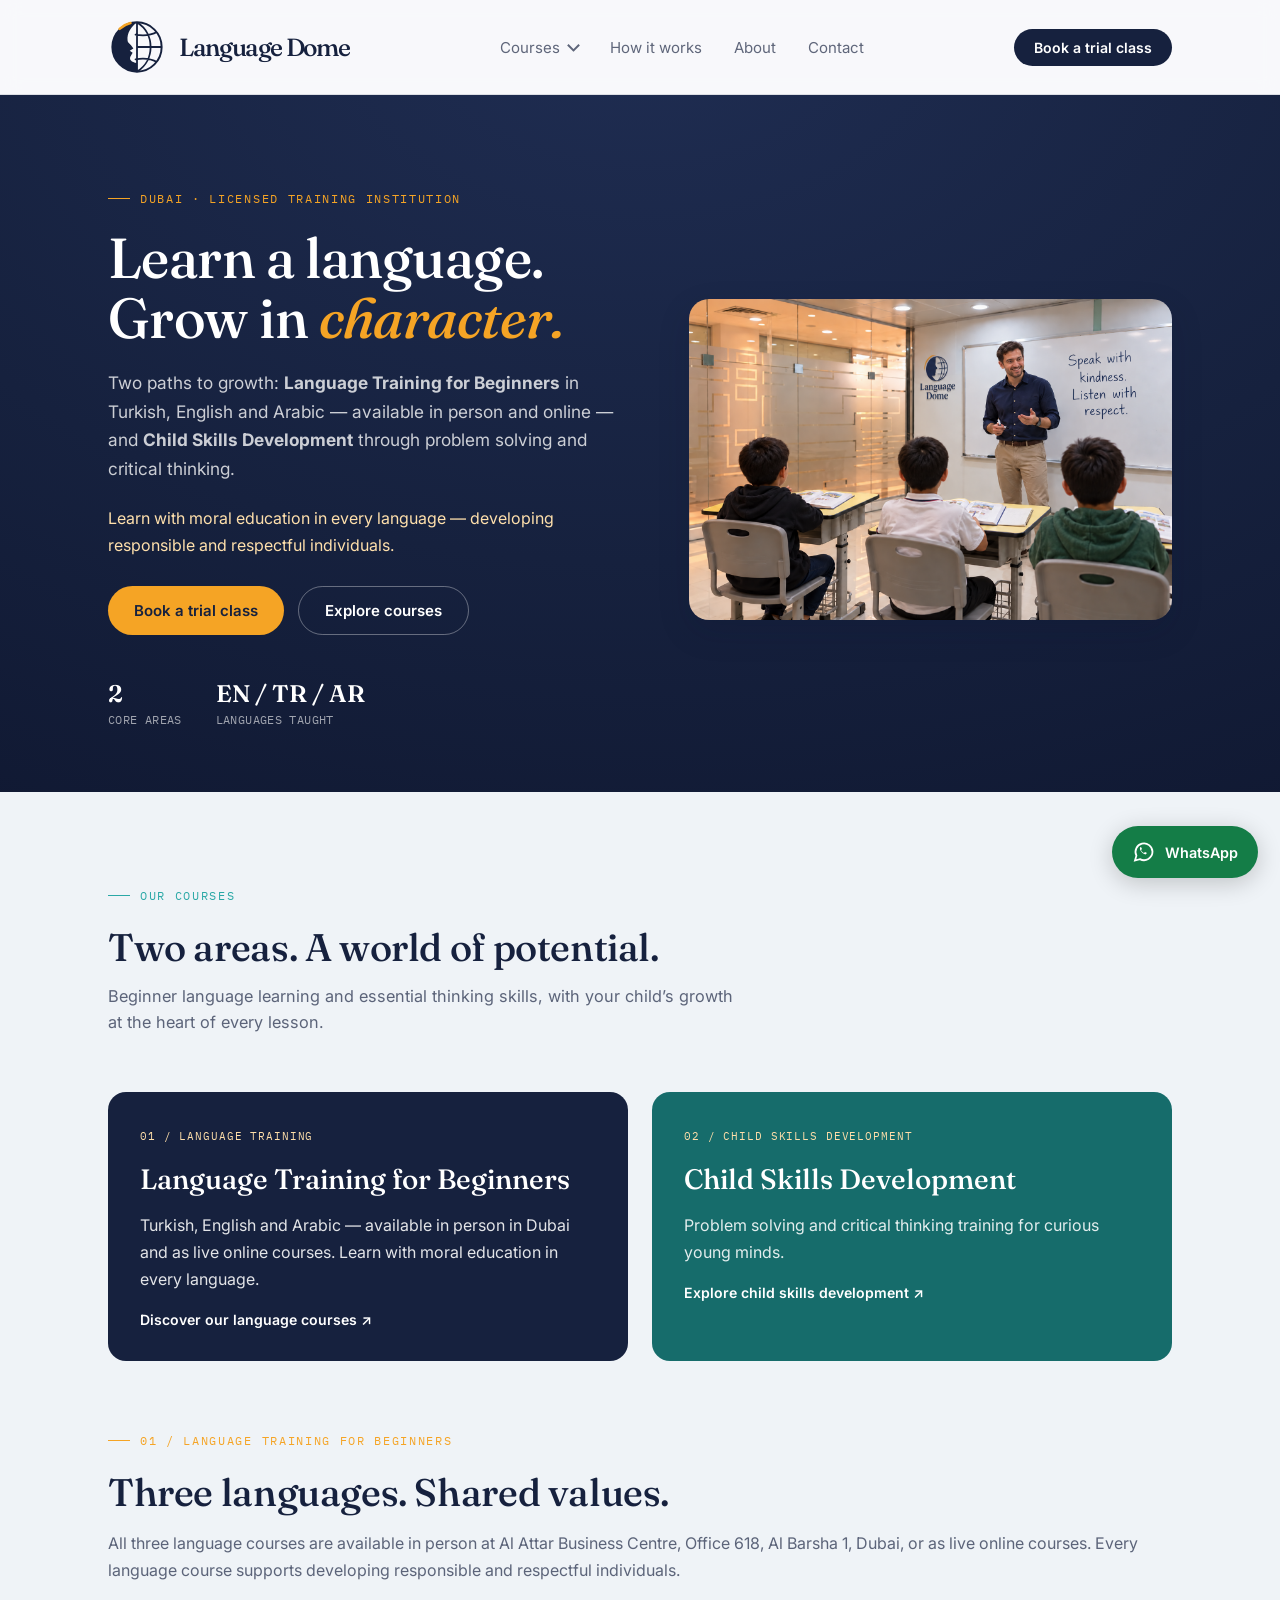
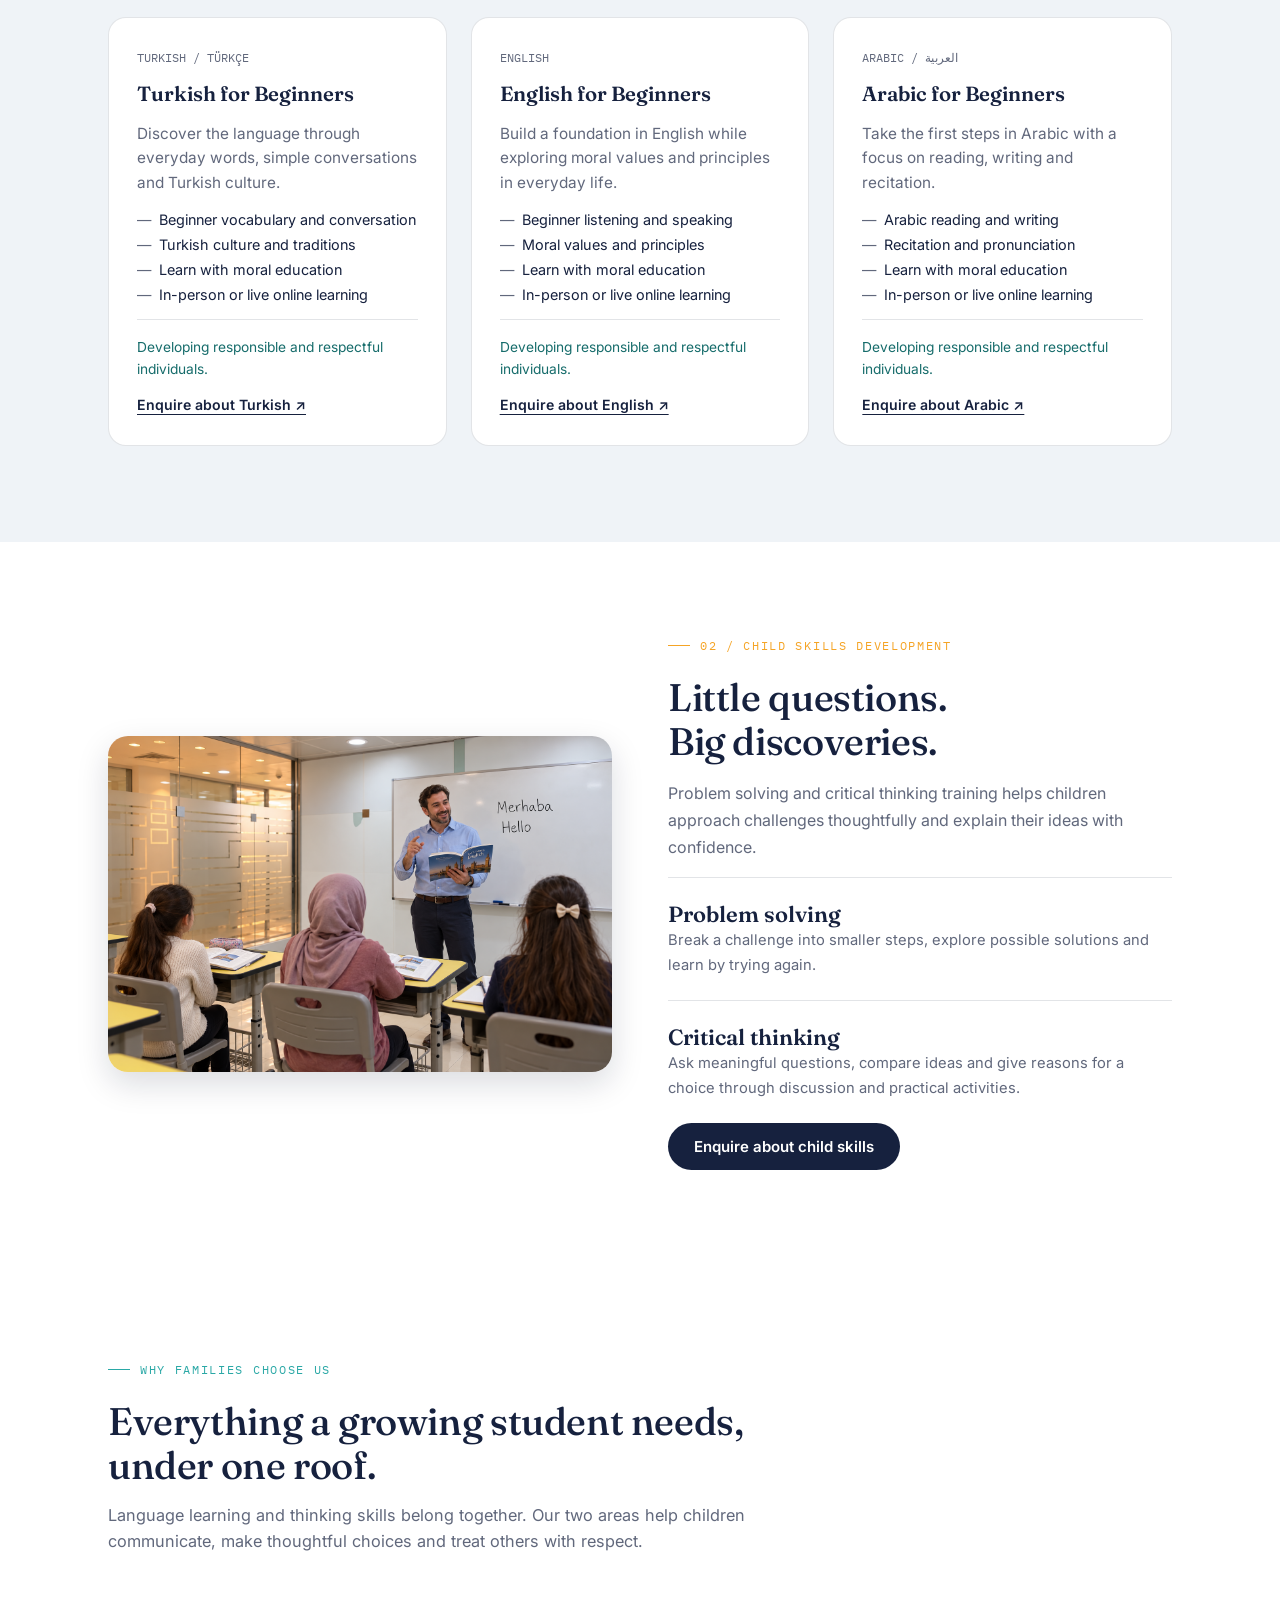
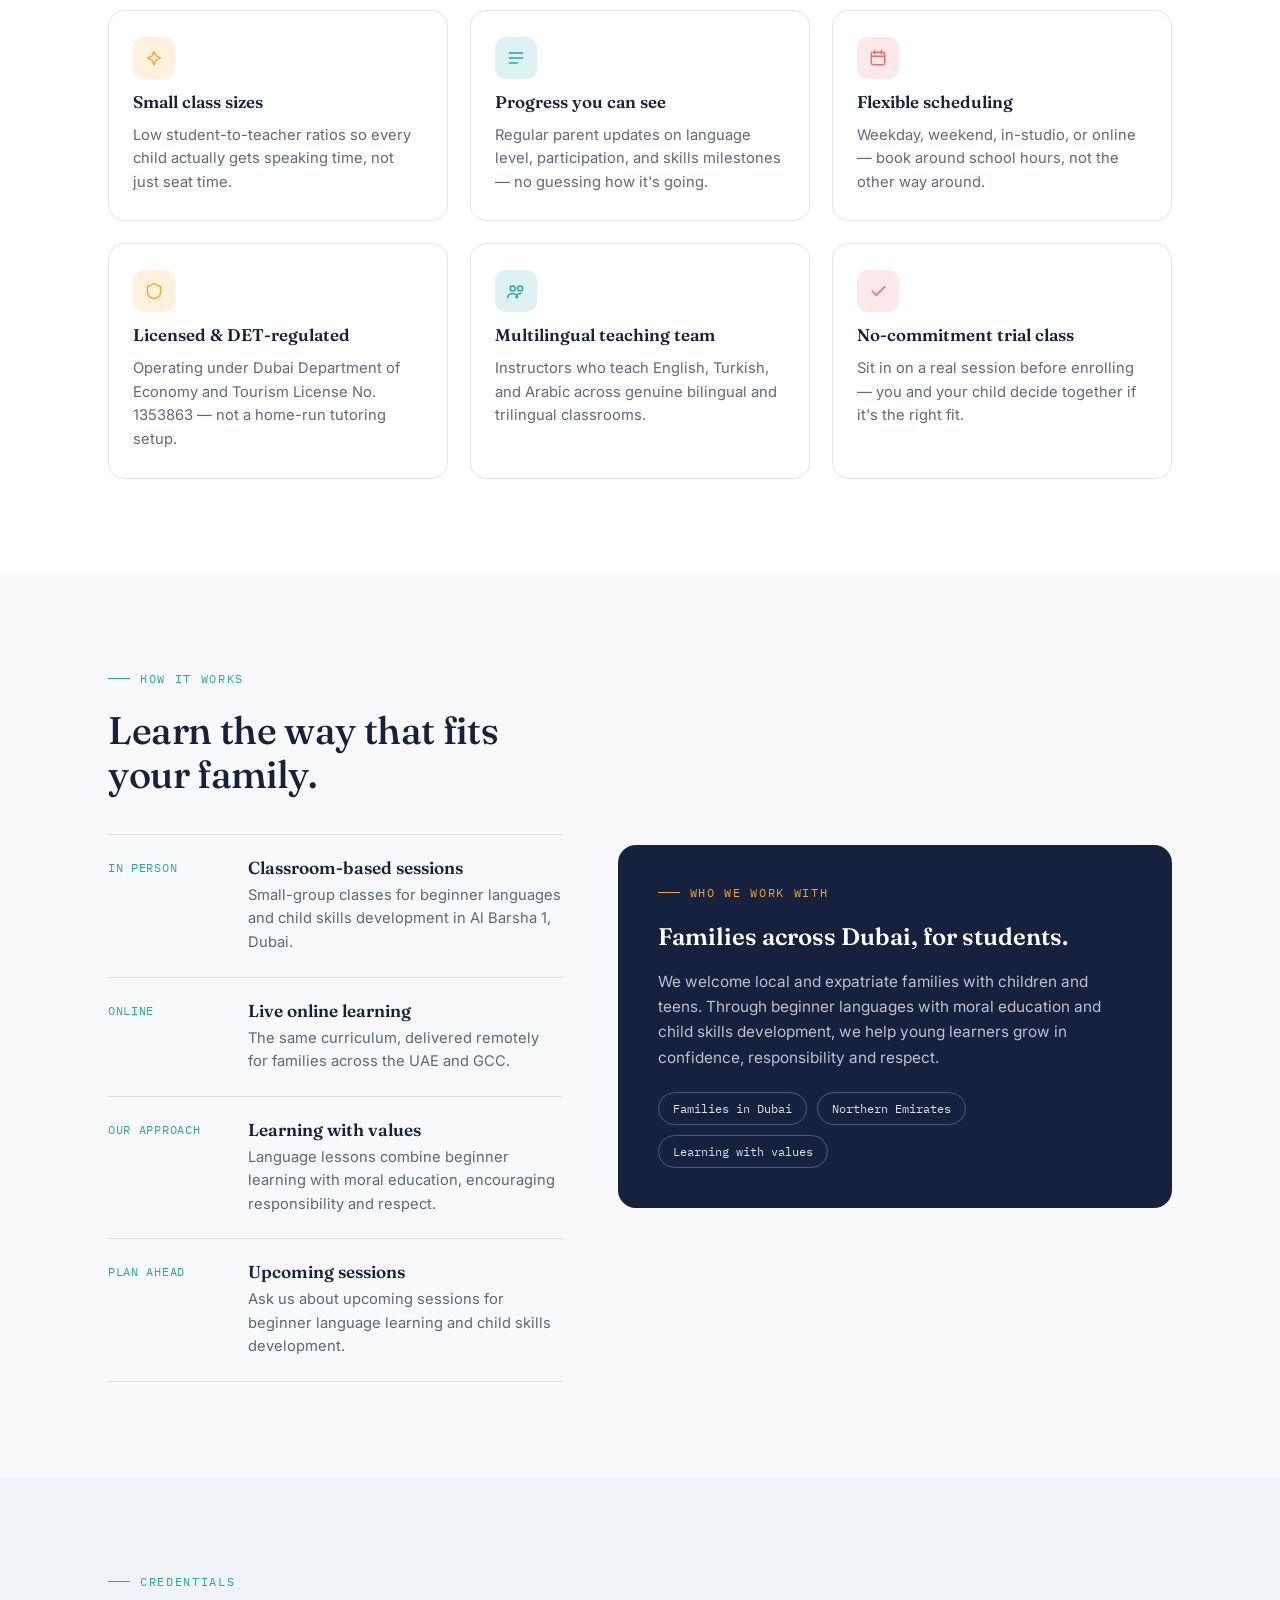
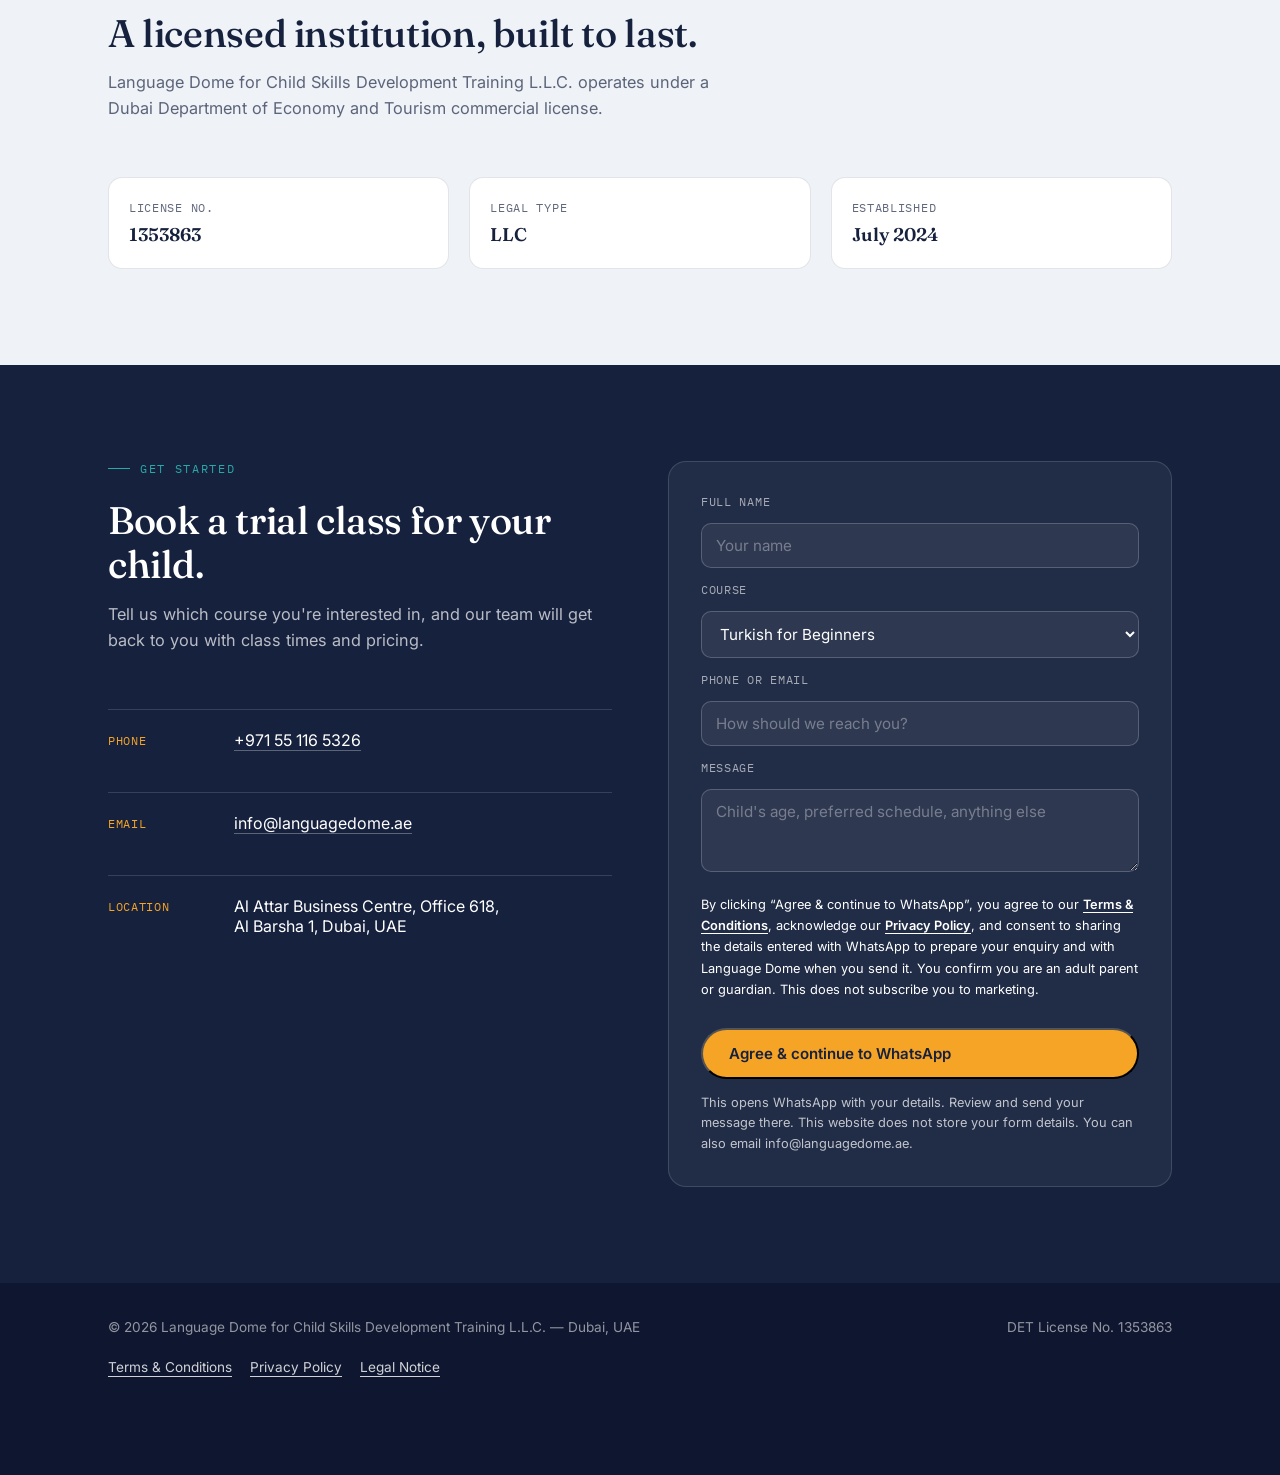
<file: index.html>
<!DOCTYPE html>
<html lang="en">
<head>
<meta charset="UTF-8">
<meta name="viewport" content="width=device-width, initial-scale=1.0">
<title>Language Dome — Beginner Languages &amp; Child Skills Development, Dubai</title>
<meta name="description" content="Beginner Turkish, English and Arabic with moral education, plus problem solving and critical thinking training for children in Al Barsha 1, Dubai.">
<link rel="icon" type="image/svg+xml" href="assets/language-dome-mark.svg?v=20261003-orange">
<link rel="preconnect" href="https://fonts.googleapis.com">
<link rel="preconnect" href="https://fonts.gstatic.com" crossorigin>
<link href="https://fonts.googleapis.com/css2?family=Fraunces:ital,opsz,wght@0,9..144,400;0,9..144,500;0,9..144,600;1,9..144,500&family=Inter:wght@400;500;600;700&family=IBM+Plex+Mono:wght@400;500&display=swap" rel="stylesheet">
<link rel="stylesheet" href="styles.css?v=20261007">
</head>
<body>

<header class="site">
  <div class="nav">
    <a class="brand" href="index.html" aria-label="Language Dome home">
      <img class="mark" src="assets/language-dome-mark.svg?v=20261003-orange" width="58" height="58" alt="">
      <span class="brand-text"><span class="brand-name">Language Dome</span></span>
    </a>
    <nav class="links" aria-label="Main navigation">
      <details class="course-menu">
        <summary>Courses</summary>
        <div class="course-dropdown">
          <a href="language-training.html">Language Training</a>
          <a href="child-skills-development.html">Child Skills Development</a>
        </div>
      </details>
      <a href="#formats">How it works</a>
      <a href="#about">About</a>
      <a href="#contact">Contact</a>
    </nav>
    <a class="nav-cta" href="#contact">Book a trial class</a>
  </div>
</header>

<section class="hero">
  <div class="wrap">
    <div>
      <div class="eyebrow">Dubai · Licensed Training Institution</div>
      <h1>Learn a language.<br>Grow in <em>character.</em></h1>
      <p class="lead">Two paths to growth: <strong>Language Training for Beginners</strong> in Turkish, English and Arabic — available in person and online — and <strong>Child Skills Development</strong> through problem solving and critical thinking.</p>
      <p class="hero-purpose">Learn with moral education in every language — developing responsible and respectful individuals.</p>
      <div class="hero-ctas">
        <a class="btn btn-primary" href="#contact">Book a trial class</a>
        <a class="btn btn-ghost" href="#courses">Explore courses</a>
      </div>
      <div class="stats">
        <div class="stat"><b>2</b><span>CORE AREAS</span></div>
        <div class="stat"><b>EN / TR / AR</b><span>LANGUAGES TAUGHT</span></div>
      </div>
    </div>
    <figure class="teaching-photo"><img src="assets/language-class-boys.png" width="1536" height="1024" alt="Teacher leading a language lesson with students seen from behind" fetchpriority="high"></figure>
  </div>
</section>

<section class="programs" id="courses">
  <div class="wrap">
    <div class="section-head">
      <div class="eyebrow">Our courses</div>
      <h2>Two areas. A world of potential.</h2>
      <p>Beginner language learning and essential thinking skills, with your child’s growth at the heart of every lesson.</p>
    </div>
    <div class="offering-grid">
      <a class="offering" href="language-training.html"><span class="num">01 / LANGUAGE TRAINING</span><h3>Language Training for Beginners</h3><p>Turkish, English and Arabic — available in person in Dubai and as live online courses. Learn with moral education in every language.</p><span class="text-link">Discover our language courses ↗</span></a>
      <a class="offering" href="child-skills-development.html"><span class="num">02 / CHILD SKILLS DEVELOPMENT</span><h3>Child Skills Development</h3><p>Problem solving and critical thinking training for curious young minds.</p><span class="text-link">Explore child skills development ↗</span></a>
    </div>
    <div class="course-heading" id="languages"><div class="eyebrow">01 / Language Training for Beginners</div><h2>Three languages. Shared values.</h2><p>All three language courses are available in person at Al Attar Business Centre, Office 618, Al Barsha 1, Dubai, or as live online courses. Every language course supports developing responsible and respectful individuals.</p></div>
    <div class="card-grid">
      <article class="p-card"><div class="num">TURKISH / TÜRKÇE</div><h3>Turkish for Beginners</h3><p>Discover the language through everyday words, simple conversations and Turkish culture.</p><ul><li>Beginner vocabulary and conversation</li><li>Turkish culture and traditions</li><li>Learn with moral education</li><li>In-person or live online learning</li></ul><p class="course-value">Developing responsible and respectful individuals.</p><a href="#contact" class="text-link">Enquire about Turkish ↗</a></article>
      <article class="p-card"><div class="num">ENGLISH</div><h3>English for Beginners</h3><p>Build a foundation in English while exploring moral values and principles in everyday life.</p><ul><li>Beginner listening and speaking</li><li>Moral values and principles</li><li>Learn with moral education</li><li>In-person or live online learning</li></ul><p class="course-value">Developing responsible and respectful individuals.</p><a href="#contact" class="text-link">Enquire about English ↗</a></article>
      <article class="p-card"><div class="num">ARABIC / <span lang="ar" dir="rtl">العربية</span></div><h3>Arabic for Beginners</h3><p>Take the first steps in Arabic with a focus on reading, writing and recitation.</p><ul><li>Arabic reading and writing</li><li>Recitation and pronunciation</li><li>Learn with moral education</li><li>In-person or live online learning</li></ul><p class="course-value">Developing responsible and respectful individuals.</p><a href="#contact" class="text-link">Enquire about Arabic ↗</a></article>
    </div>
  </div>
</section>
<section class="skills-section" id="child-skills"><div class="wrap skills-grid">
  <figure class="teaching-photo"><img src="assets/language-class-girls.png" width="1536" height="1024" alt="Teacher teaching languages with students seen from behind" loading="lazy"></figure>
  <div><div class="eyebrow">02 / Child Skills Development</div><h2>Little questions.<br>Big discoveries.</h2><p>Problem solving and critical thinking training helps children approach challenges thoughtfully and explain their ideas with confidence.</p><div class="format-row"><div><h3>Problem solving</h3><p>Break a challenge into smaller steps, explore possible solutions and learn by trying again.</p></div></div><div class="format-row"><div><h3>Critical thinking</h3><p>Ask meaningful questions, compare ideas and give reasons for a choice through discussion and practical activities.</p></div></div><a class="btn nav-cta" href="#contact">Enquire about child skills</a></div>
</div></section>

<section class="benefits">
  <div class="wrap">
    <div class="section-head">
      <div class="eyebrow">Why families choose us</div>
      <h2>Everything a growing student needs, under one roof.</h2>
      <p>Language learning and thinking skills belong together. Our two areas help children communicate, make thoughtful choices and treat others with respect.</p>
    </div>
    <div class="benefit-grid">
      <div class="b-card">
        <div class="b-icon" style="background:rgba(245,164,37,0.15);">
          <svg width="20" height="20" viewBox="0 0 24 24" fill="none"><path d="M12 4l2.4 5.4L20 12l-5.6 2.6L12 20l-2.4-5.4L4 12l5.6-2.6L12 4z" stroke="#F5A425" stroke-width="1.6" stroke-linejoin="round"/></svg>
        </div>
        <h4>Small class sizes</h4>
        <p>Low student-to-teacher ratios so every child actually gets speaking time, not just seat time.</p>
      </div>
      <div class="b-card">
        <div class="b-icon" style="background:rgba(42,168,166,0.15);">
          <svg width="20" height="20" viewBox="0 0 24 24" fill="none"><path d="M4 6h16M4 12h16M4 18h10" stroke="#2AA8A6" stroke-width="1.8" stroke-linecap="round"/></svg>
        </div>
        <h4>Progress you can see</h4>
        <p>Regular parent updates on language level, participation, and skills milestones — no guessing how it's going.</p>
      </div>
      <div class="b-card">
        <div class="b-icon" style="background:rgba(239,111,108,0.15);">
          <svg width="20" height="20" viewBox="0 0 24 24" fill="none"><rect x="4" y="5" width="16" height="15" rx="2" stroke="#EF6F6C" stroke-width="1.8"/><path d="M4 10h16M8 3v4M16 3v4" stroke="#EF6F6C" stroke-width="1.8" stroke-linecap="round"/></svg>
        </div>
        <h4>Flexible scheduling</h4>
        <p>Weekday, weekend, in-studio, or online — book around school hours, not the other way around.</p>
      </div>
      <div class="b-card">
        <div class="b-icon" style="background:rgba(245,164,37,0.15);">
          <svg width="20" height="20" viewBox="0 0 24 24" fill="none"><path d="M12 3l8 4v5c0 5-3.4 8.4-8 9-4.6-.6-8-4-8-9V7l8-4z" stroke="#F5A425" stroke-width="1.6" stroke-linejoin="round"/></svg>
        </div>
        <h4>Licensed &amp; DET-regulated</h4>
        <p>Operating under Dubai Department of Economy and Tourism License No. 1353863 — not a home-run tutoring setup.</p>
      </div>
      <div class="b-card">
        <div class="b-icon" style="background:rgba(42,168,166,0.15);">
          <svg width="20" height="20" viewBox="0 0 24 24" fill="none"><circle cx="8" cy="9" r="3" stroke="#2AA8A6" stroke-width="1.8"/><circle cx="17" cy="9" r="3" stroke="#2AA8A6" stroke-width="1.8"/><path d="M2 20c0-3 2.7-5 6-5s6 2 6 5M12 20c0-3 2.7-5 6-5" stroke="#2AA8A6" stroke-width="1.8" stroke-linecap="round"/></svg>
        </div>
        <h4>Multilingual teaching team</h4>
        <p>Instructors who teach English, Turkish, and Arabic across genuine bilingual and trilingual classrooms.</p>
      </div>
      <div class="b-card">
        <div class="b-icon" style="background:rgba(239,111,108,0.15);">
          <svg width="20" height="20" viewBox="0 0 24 24" fill="none"><path d="M5 12l5 5L20 7" stroke="#EF6F6C" stroke-width="2" stroke-linecap="round" stroke-linejoin="round"/></svg>
        </div>
        <h4>No-commitment trial class</h4>
        <p>Sit in on a real session before enrolling — you and your child decide together if it's the right fit.</p>
      </div>
    </div>
  </div>
</section>

<section class="formats" id="formats">
  <div class="wrap">
    <div>
      <div class="section-head" style="margin-bottom:38px;">
        <div class="eyebrow">How it works</div>
        <h2>Learn the way that fits your family.</h2>
      </div>
      <div class="format-list">
        <div class="format-row">
          <div class="tag">In person</div>
          <div><h4>Classroom-based sessions</h4><p>Small-group classes for beginner languages and child skills development in Al Barsha 1, Dubai.</p></div>
        </div>
        <div class="format-row">
          <div class="tag">Online</div>
          <div><h4>Live online learning</h4><p>The same curriculum, delivered remotely for families across the UAE and GCC.</p></div>
        </div>
        <div class="format-row">
          <div class="tag">Our approach</div>
          <div><h4>Learning with values</h4><p>Language lessons combine beginner learning with moral education, encouraging responsibility and respect.</p></div>
        </div>
        <div class="format-row">
          <div class="tag">Plan ahead</div>
          <div><h4>Upcoming sessions</h4><p>Ask us about upcoming sessions for beginner language learning and child skills development.</p></div>
        </div>
      </div>
    </div>
    <div class="audience-card" id="about">
      <div class="eyebrow">Who we work with</div>
      <h3>Families across Dubai, for students.</h3>
      <p>We welcome local and expatriate families with children and teens. Through beginner languages with moral education and child skills development, we help young learners grow in confidence, responsibility and respect.</p>
      <div class="chip-row">
        <span class="chip">Families in Dubai</span>
        <span class="chip">Northern Emirates</span>
        <span class="chip">Learning with values</span>
      </div>
    </div>
  </div>
</section>

<section class="credentials">
  <div class="wrap">
    <div class="section-head">
      <div class="eyebrow">Credentials</div>
      <h2>A licensed institution, built to last.</h2>
      <p>Language Dome for Child Skills Development Training L.L.C. operates under a Dubai Department of Economy and Tourism commercial license.</p>
    </div>
    <div class="cred-grid">
      <div class="cred-item"><div class="k">License No.</div><div class="v">1353863</div></div>
      <div class="cred-item"><div class="k">Legal type</div><div class="v">LLC</div></div>
      <div class="cred-item"><div class="k">Established</div><div class="v">July 2024</div></div>
    </div>
  </div>
</section>

<section class="contact" id="contact">
  <div class="wrap">
    <div>
      <div class="section-head">
        <div class="eyebrow">Get started</div>
        <h2>Book a trial class for your child.</h2>
        <p>Tell us which course you're interested in, and our team will get back to you with class times and pricing.</p>
      </div>
      <div class="contact-details">
        <div class="cd-row">
          <div class="k">Phone</div>
          <div class="v"><a href="tel:+971551165326">+971 55 116 5326</a></div>
        </div>
        <div class="cd-row">
          <div class="k">Email</div>
          <div class="v"><a href="mailto:info@languagedome.ae">info@languagedome.ae</a></div>
        </div>
        <div class="cd-row">
          <div class="k">Location</div>
          <div class="v">Al Attar Business Centre, Office 618,<br>Al Barsha 1, Dubai, UAE</div>
        </div>
      </div>
    </div>
    <form class="enroll" action="mailto:info@languagedome.ae" method="post" enctype="text/plain">
      <label for="name">Full name</label>
      <input id="name" name="name" type="text" placeholder="Your name" required>
      <label for="program">Course</label>
      <select id="program" name="program">
        <optgroup label="Language Training for Beginners"><option>Turkish for Beginners</option><option>English for Beginners</option><option>Arabic for Beginners</option></optgroup>
        <option>Child Skills Development</option>
        <option>Not sure yet</option>
      </select>
      <label for="contact-info">Phone or email</label>
      <input id="contact-info" name="contact" type="text" placeholder="How should we reach you?" required>
      <label for="message">Message</label>
      <textarea id="message" name="message" rows="3" placeholder="Child's age, preferred schedule, anything else"></textarea>
      <p class="consent-notice">By clicking “Agree &amp; continue to WhatsApp”, you agree to our <a href="terms.html" target="_blank" rel="noopener">Terms &amp; Conditions</a>, acknowledge our <a href="privacy.html" target="_blank" rel="noopener">Privacy Policy</a>, and consent to sharing the details entered with WhatsApp to prepare your enquiry and with Language Dome when you send it. You confirm you are an adult parent or guardian. This does not subscribe you to marketing.</p><button class="btn btn-primary" type="submit">Agree &amp; continue to WhatsApp</button><p class="form-note">This opens WhatsApp with your details. Review and send your message there. This website does not store your form details. You can also email info@languagedome.ae.</p>
    </form>
  </div>
</section>

<footer>
  <div class="wrap">
    <div>© <span id="year"></span> Language Dome for Child Skills Development Training L.L.C. — Dubai, UAE</div>
    <div>DET License No. 1353863</div><nav class="legal-links" aria-label="Legal"><a href="terms.html">Terms &amp; Conditions</a><a href="privacy.html">Privacy Policy</a><a href="legal.html">Legal Notice</a></nav>
  </div>
</footer>

<script>
  document.getElementById('year').textContent = new Date().getFullYear();
</script>

<script src="navigation.js?v=20261007"></script>
<a class="whatsapp-float" href="https://wa.me/971551165326" target="_blank" rel="noopener noreferrer" aria-label="Chat with Language Dome on WhatsApp at +971 55 116 5326"><svg viewBox="0 0 24 24" fill="none" aria-hidden="true"><path d="M20.5 11.6a8.5 8.5 0 0 1-12.6 7.5L3 20.5l1.4-4.8A8.5 8.5 0 1 1 20.5 11.6Z" stroke="currentColor" stroke-width="1.8"/><path d="M8 7.5c-.7 2.8 2.6 6.3 5.5 7l1.5-1.6-2-1-1 1c-1.4-.6-2.4-1.6-3-3l1-1-1-2Z" fill="currentColor"/></svg>WhatsApp</a>
</body>
</html>
</file>
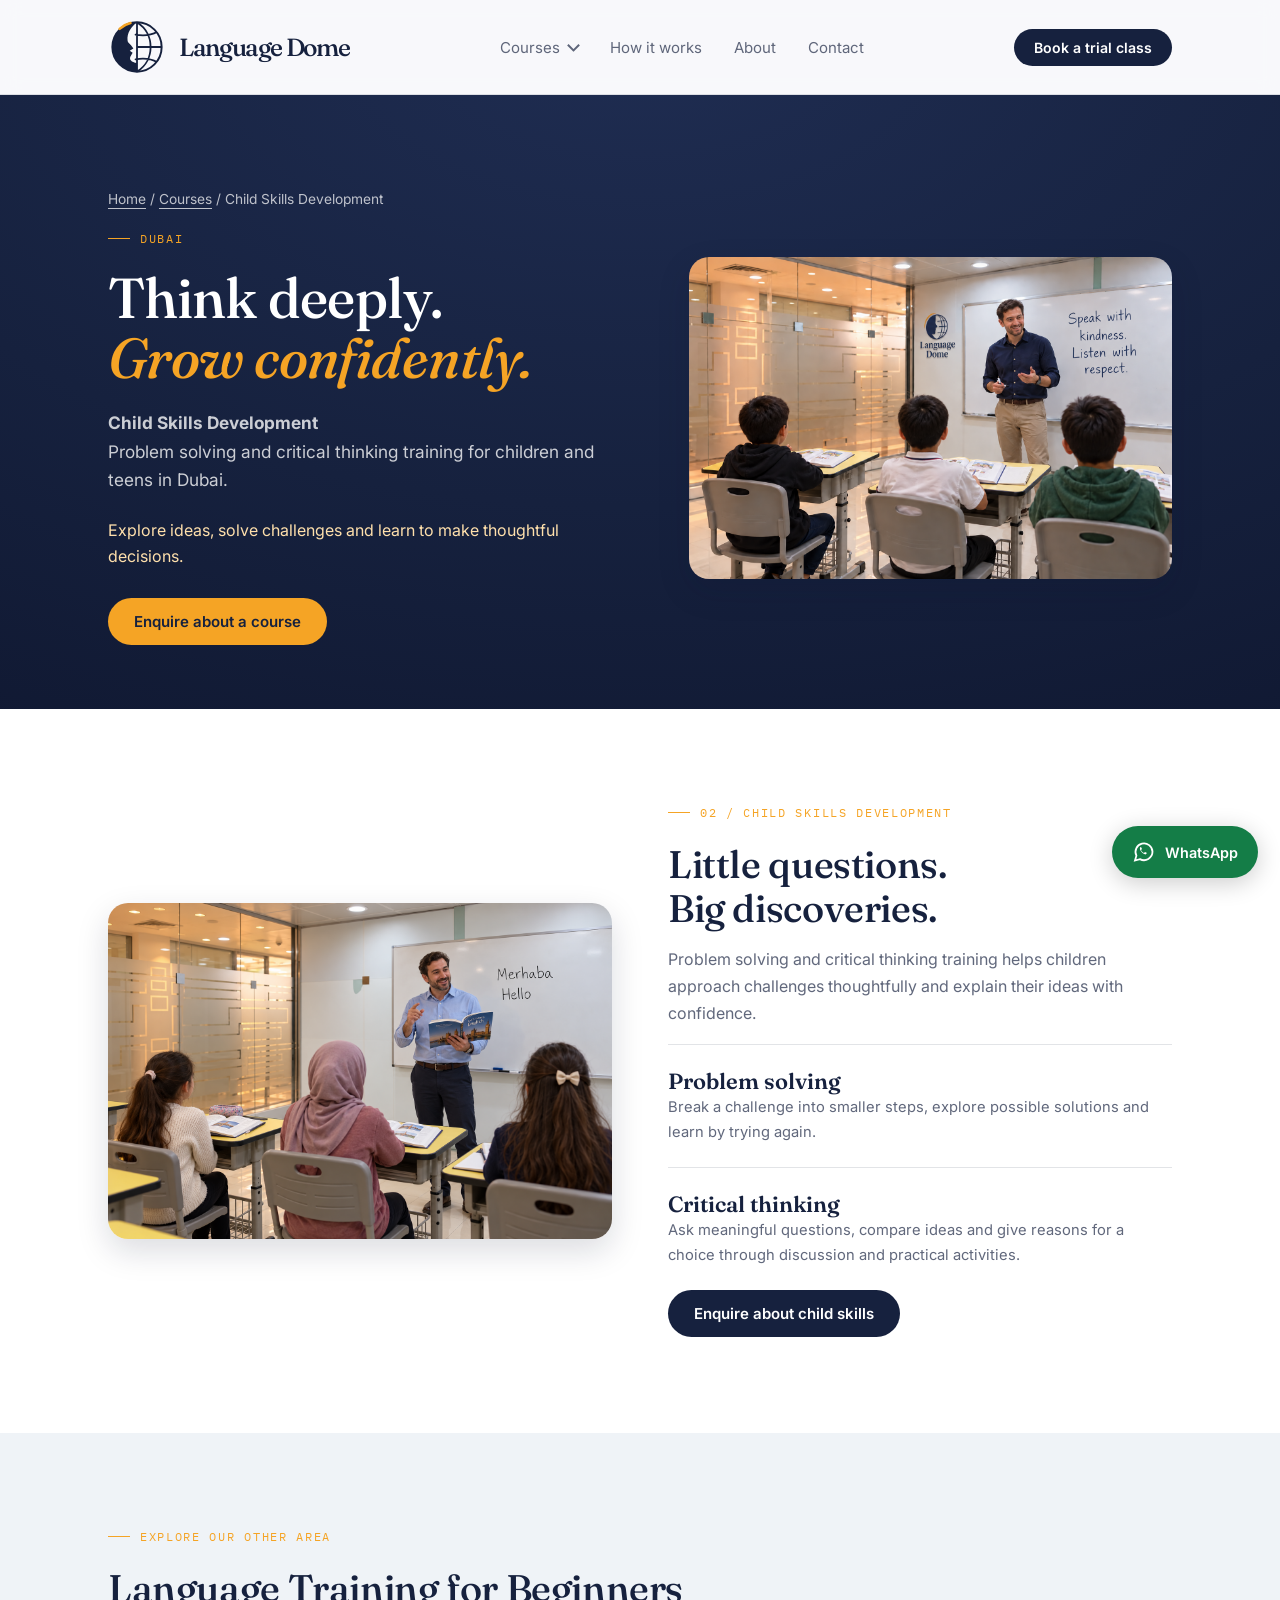
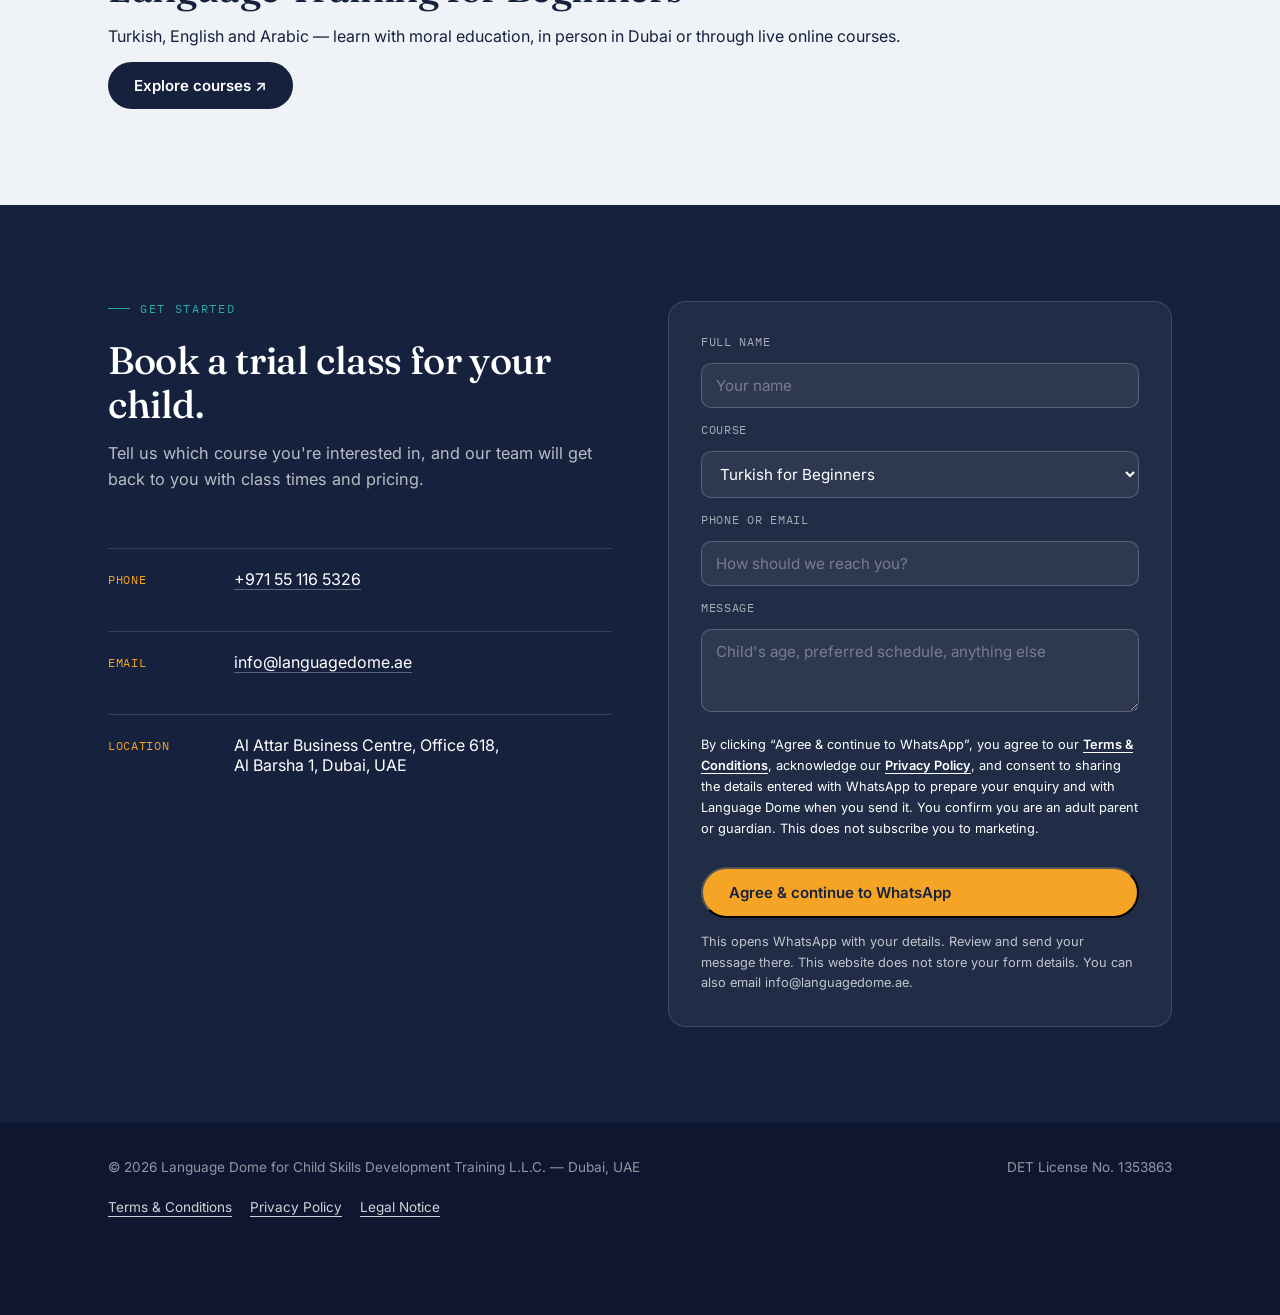
<file: child-skills-development.html>
<!DOCTYPE html>
<html lang="en">
<head>
<meta charset="UTF-8">
<meta name="viewport" content="width=device-width, initial-scale=1.0">
<title>Child Skills Development — Language Dome, Dubai</title>
<meta name="description" content="Problem solving and critical thinking training for children and teens in Dubai.">
<link rel="icon" type="image/svg+xml" href="assets/language-dome-mark.svg?v=20261003-orange">
<link rel="preconnect" href="https://fonts.googleapis.com">
<link rel="preconnect" href="https://fonts.gstatic.com" crossorigin>
<link href="https://fonts.googleapis.com/css2?family=Fraunces:ital,opsz,wght@0,9..144,400;0,9..144,500;0,9..144,600;1,9..144,500&family=Inter:wght@400;500;600;700&family=IBM+Plex+Mono:wght@400;500&display=swap" rel="stylesheet">
<link rel="stylesheet" href="styles.css?v=20261007">
</head>
<body>

<header class="site">
  <div class="nav">
    <a class="brand" href="index.html" aria-label="Language Dome home">
      <img class="mark" src="assets/language-dome-mark.svg?v=20261003-orange" width="58" height="58" alt="">
      <span class="brand-text"><span class="brand-name">Language Dome</span></span>
    </a>
    <nav class="links" aria-label="Main navigation">
      <details class="course-menu">
        <summary>Courses</summary>
        <div class="course-dropdown">
          <a href="language-training.html">Language Training</a>
          <a href="child-skills-development.html" aria-current="page">Child Skills Development</a>
        </div>
      </details>
      <a href="index.html#formats">How it works</a>
      <a href="index.html#about">About</a>
      <a href="#contact">Contact</a>
    </nav>
    <a class="nav-cta" href="#contact">Book a trial class</a>
  </div>
</header>

<main><section class="hero"><div class="wrap"><div>
 <div class="breadcrumb"><a href="index.html">Home</a> / <a href="index.html#courses">Courses</a> / Child Skills Development</div>
 <div class="eyebrow">Dubai</div><h1>Think deeply.<br><em>Grow confidently.</em></h1>
 <p class="lead"><strong>Child Skills Development</strong><br>Problem solving and critical thinking training for children and teens in Dubai.</p>
 <p class="hero-purpose">Explore ideas, solve challenges and learn to make thoughtful decisions.</p>
 <a class="btn btn-primary" href="#contact">Enquire about a course</a></div>
 <figure class="teaching-photo"><img src="assets/language-class-boys.png" width="1536" height="1024" alt="Teacher leading a language lesson with students seen from behind" fetchpriority="high"></figure></div></section><section class="skills-section" id="child-skills"><div class="wrap skills-grid">
  <figure class="teaching-photo"><img src="assets/language-class-girls.png" width="1536" height="1024" alt="Teacher teaching languages with students seen from behind" loading="lazy"></figure>
  <div><div class="eyebrow">02 / Child Skills Development</div><h2>Little questions.<br>Big discoveries.</h2><p>Problem solving and critical thinking training helps children approach challenges thoughtfully and explain their ideas with confidence.</p><div class="format-row"><div><h3>Problem solving</h3><p>Break a challenge into smaller steps, explore possible solutions and learn by trying again.</p></div></div><div class="format-row"><div><h3>Critical thinking</h3><p>Ask meaningful questions, compare ideas and give reasons for a choice through discussion and practical activities.</p></div></div><a class="btn nav-cta" href="#contact">Enquire about child skills</a></div>
</div></section>

<section class="related-courses"><div class="wrap"><div class="eyebrow">Explore our other area</div><h2>Language Training for Beginners</h2><p>Turkish, English and Arabic — learn with moral education, in person in Dubai or through live online courses.</p><a class="btn nav-cta" href="language-training.html">Explore courses ↗</a></div></section><section class="contact" id="contact">
  <div class="wrap">
    <div>
      <div class="section-head">
        <div class="eyebrow">Get started</div>
        <h2>Book a trial class for your child.</h2>
        <p>Tell us which course you're interested in, and our team will get back to you with class times and pricing.</p>
      </div>
      <div class="contact-details">
        <div class="cd-row">
          <div class="k">Phone</div>
          <div class="v"><a href="tel:+971551165326">+971 55 116 5326</a></div>
        </div>
        <div class="cd-row">
          <div class="k">Email</div>
          <div class="v"><a href="mailto:info@languagedome.ae">info@languagedome.ae</a></div>
        </div>
        <div class="cd-row">
          <div class="k">Location</div>
          <div class="v">Al Attar Business Centre, Office 618,<br>Al Barsha 1, Dubai, UAE</div>
        </div>
      </div>
    </div>
    <form class="enroll" action="mailto:info@languagedome.ae" method="post" enctype="text/plain">
      <label for="name">Full name</label>
      <input id="name" name="name" type="text" placeholder="Your name" required>
      <label for="program">Course</label>
      <select id="program" name="program">
        <optgroup label="Language Training for Beginners"><option>Turkish for Beginners</option><option>English for Beginners</option><option>Arabic for Beginners</option></optgroup>
        <option>Child Skills Development</option>
        <option>Not sure yet</option>
      </select>
      <label for="contact-info">Phone or email</label>
      <input id="contact-info" name="contact" type="text" placeholder="How should we reach you?" required>
      <label for="message">Message</label>
      <textarea id="message" name="message" rows="3" placeholder="Child's age, preferred schedule, anything else"></textarea>
      <p class="consent-notice">By clicking “Agree &amp; continue to WhatsApp”, you agree to our <a href="terms.html" target="_blank" rel="noopener">Terms &amp; Conditions</a>, acknowledge our <a href="privacy.html" target="_blank" rel="noopener">Privacy Policy</a>, and consent to sharing the details entered with WhatsApp to prepare your enquiry and with Language Dome when you send it. You confirm you are an adult parent or guardian. This does not subscribe you to marketing.</p><button class="btn btn-primary" type="submit">Agree &amp; continue to WhatsApp</button><p class="form-note">This opens WhatsApp with your details. Review and send your message there. This website does not store your form details. You can also email info@languagedome.ae.</p>
    </form>
  </div>
</section>

</main><footer>
  <div class="wrap">
    <div>© <span id="year"></span> Language Dome for Child Skills Development Training L.L.C. — Dubai, UAE</div>
    <div>DET License No. 1353863</div><nav class="legal-links" aria-label="Legal"><a href="terms.html">Terms &amp; Conditions</a><a href="privacy.html">Privacy Policy</a><a href="legal.html">Legal Notice</a></nav>
  </div>
</footer>

<script>
  document.getElementById('year').textContent = new Date().getFullYear();
</script>

<script src="navigation.js?v=20261007"></script>
<a class="whatsapp-float" href="https://wa.me/971551165326" target="_blank" rel="noopener noreferrer" aria-label="Chat with Language Dome on WhatsApp at +971 55 116 5326"><svg viewBox="0 0 24 24" fill="none" aria-hidden="true"><path d="M20.5 11.6a8.5 8.5 0 0 1-12.6 7.5L3 20.5l1.4-4.8A8.5 8.5 0 1 1 20.5 11.6Z" stroke="currentColor" stroke-width="1.8"/><path d="M8 7.5c-.7 2.8 2.6 6.3 5.5 7l1.5-1.6-2-1-1 1c-1.4-.6-2.4-1.6-3-3l1-1-1-2Z" fill="currentColor"/></svg>WhatsApp</a>
</body>
</html>
</file>
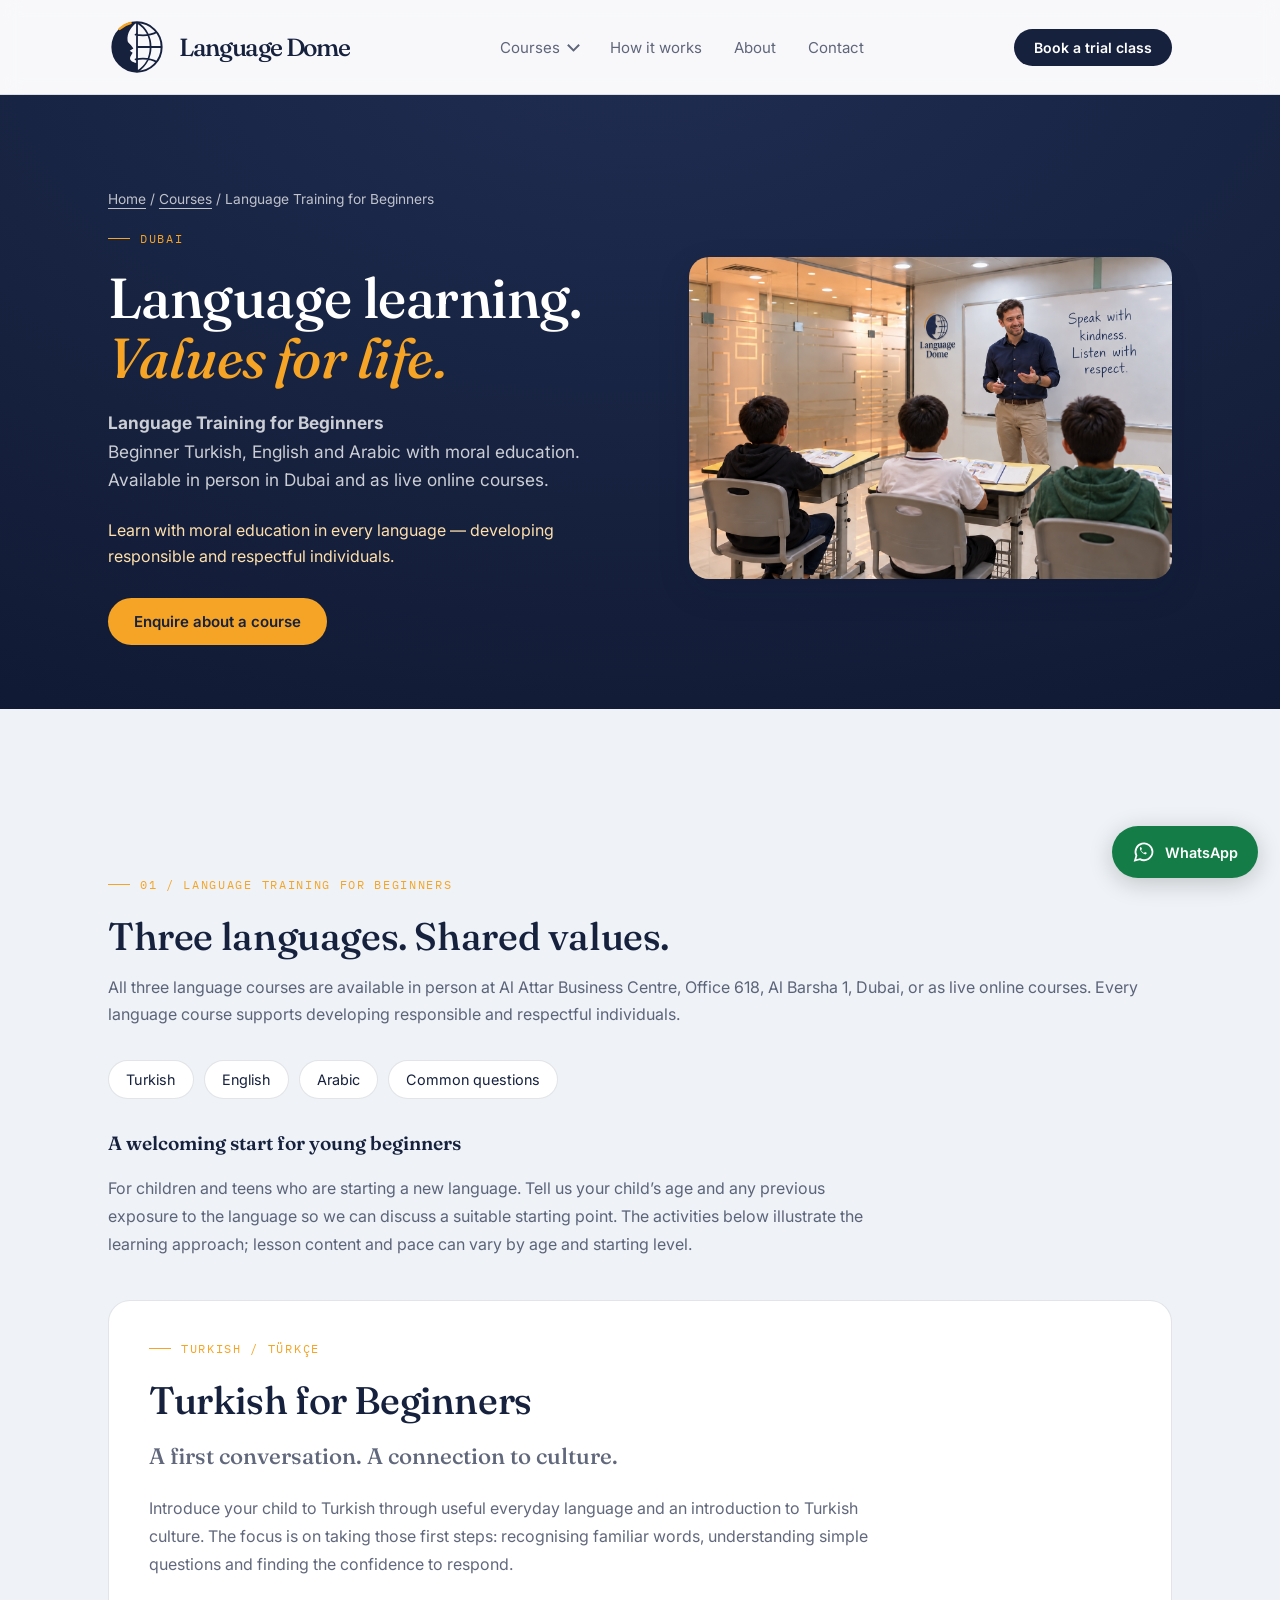
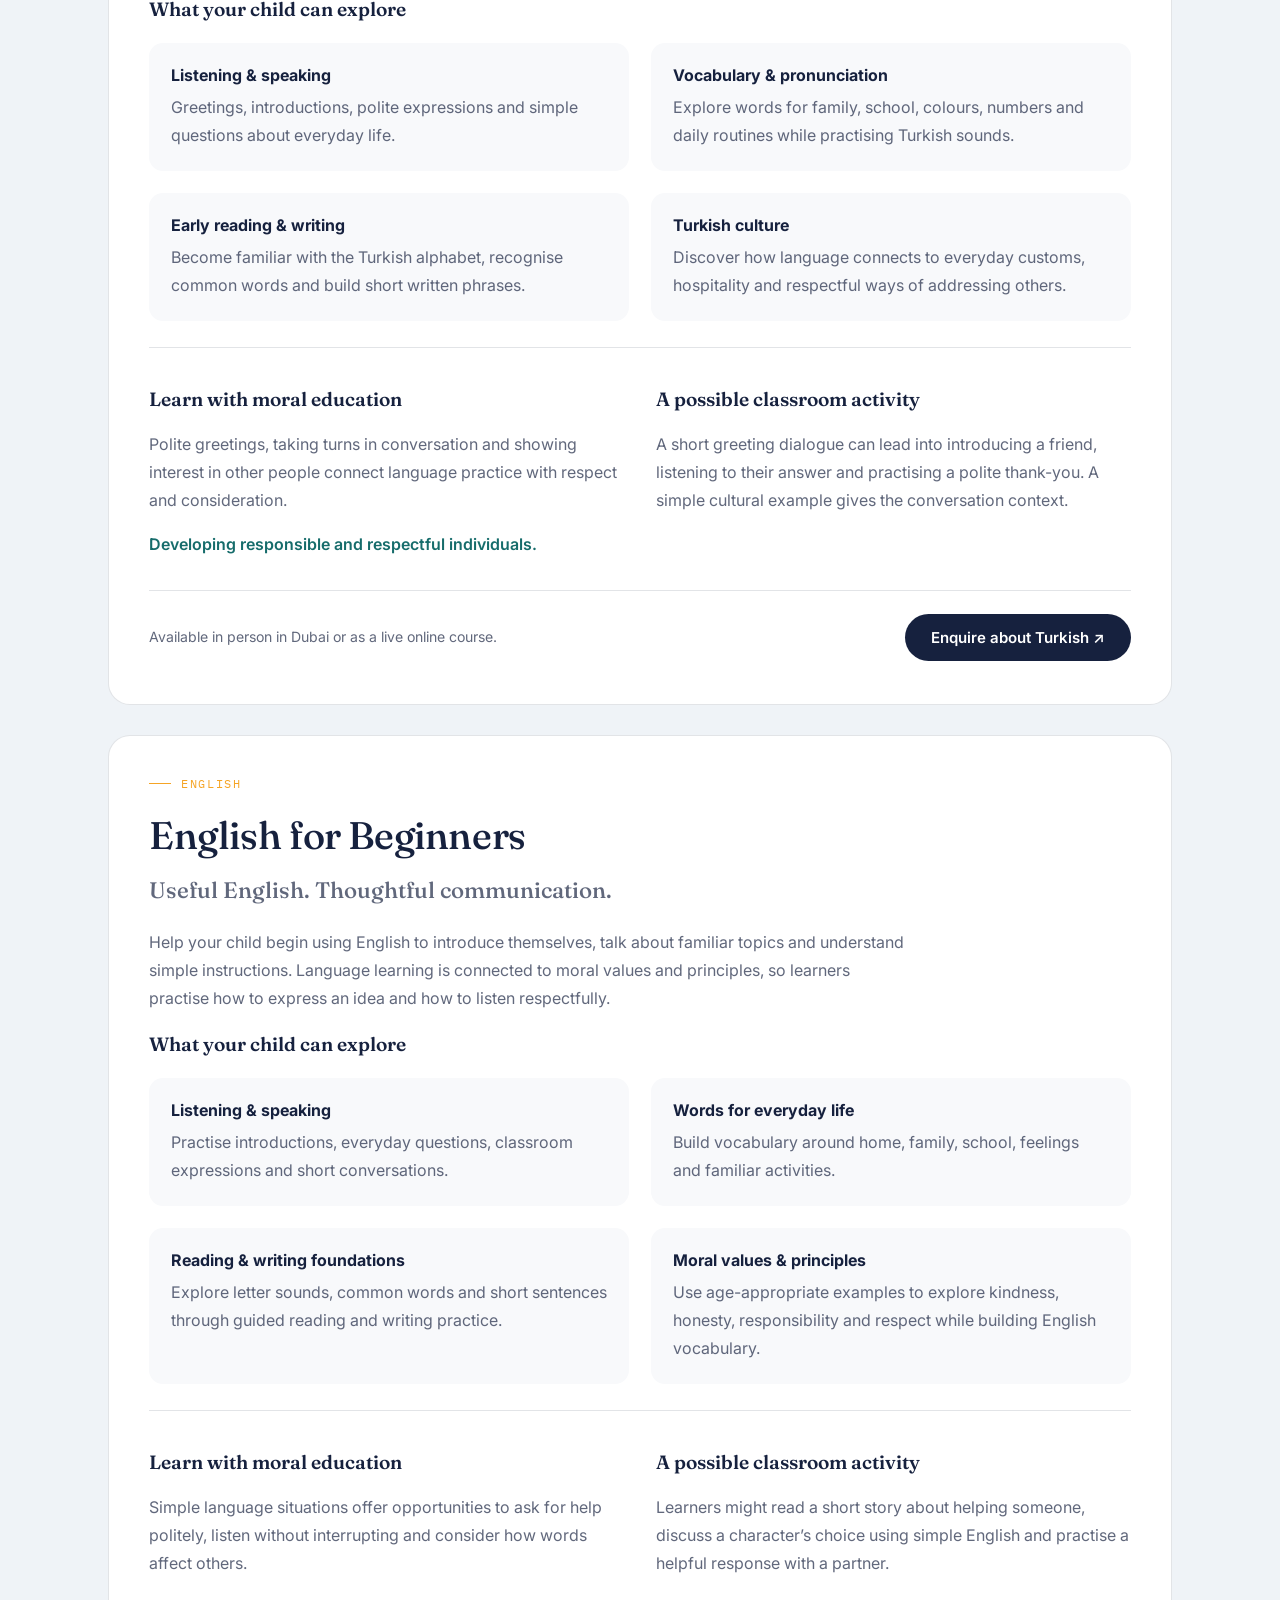
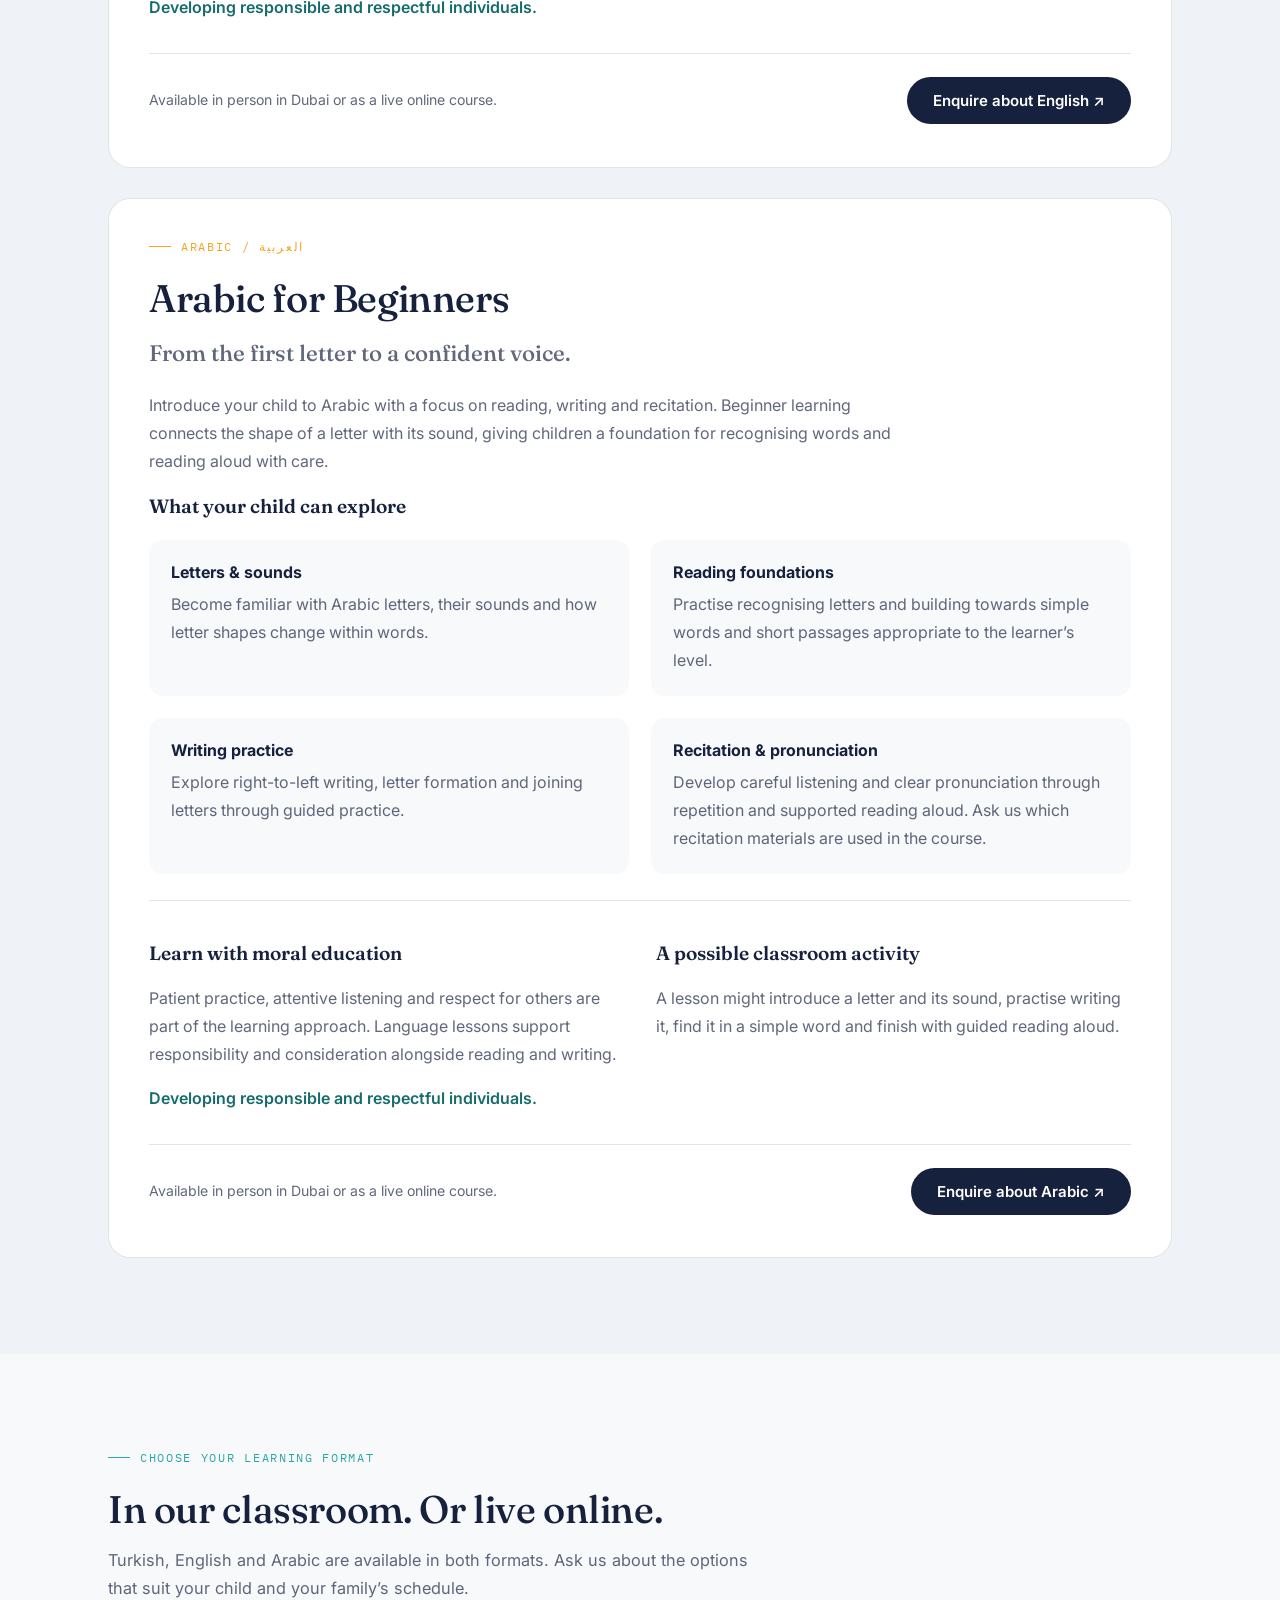
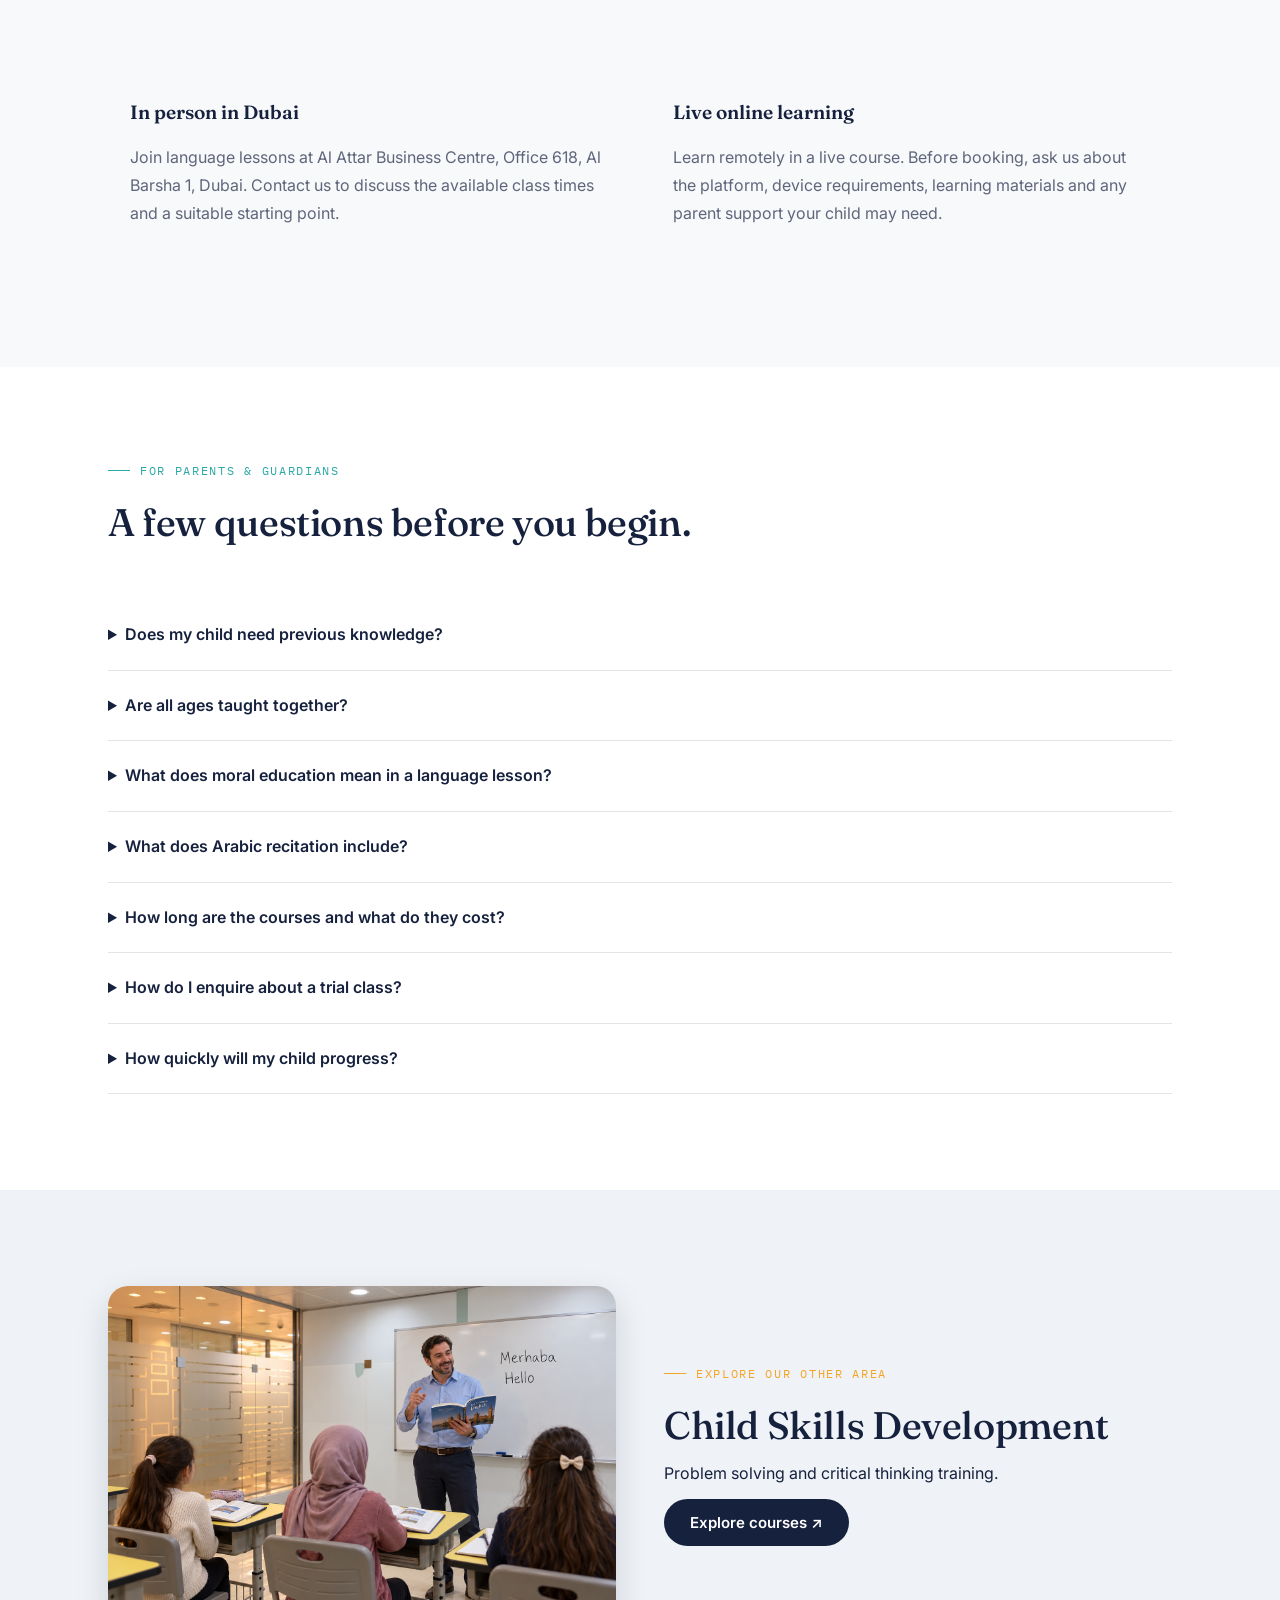
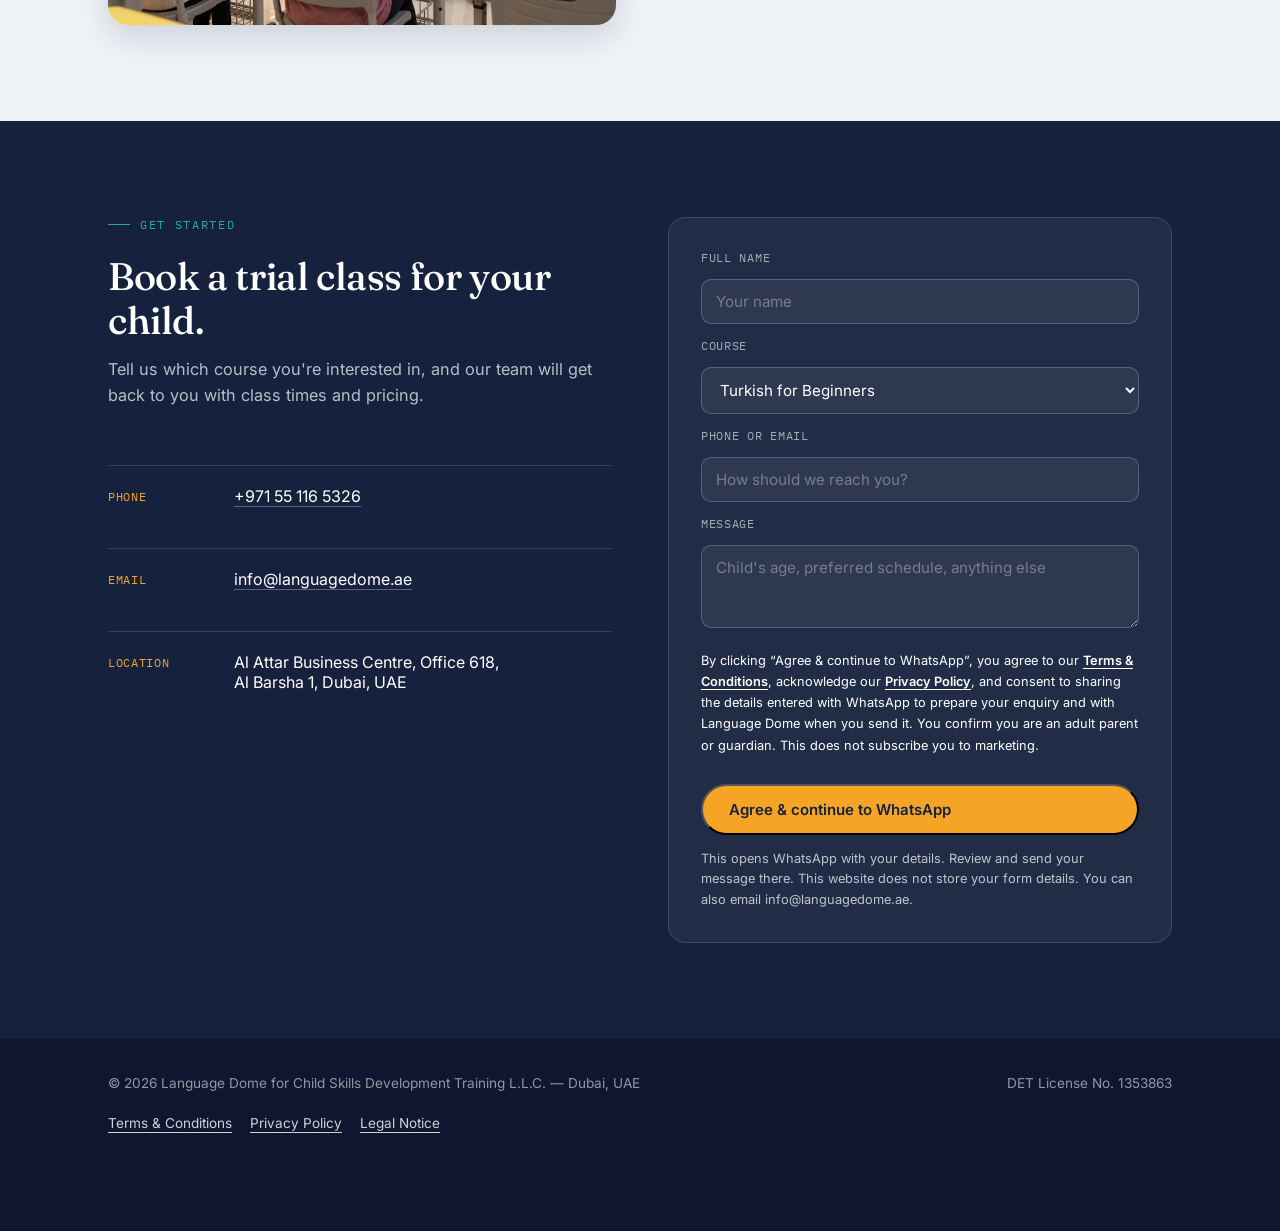
<file: language-training.html>
<!DOCTYPE html>
<html lang="en">
<head>
<meta charset="UTF-8">
<meta name="viewport" content="width=device-width, initial-scale=1.0">
<title>Language Training for Beginners — Language Dome, Dubai</title>
<meta name="description" content="Beginner Turkish, English and Arabic with moral education. Available in person in Dubai and as live online courses.">
<link rel="icon" type="image/svg+xml" href="assets/language-dome-mark.svg?v=20261003-orange">
<link rel="preconnect" href="https://fonts.googleapis.com">
<link rel="preconnect" href="https://fonts.gstatic.com" crossorigin>
<link href="https://fonts.googleapis.com/css2?family=Fraunces:ital,opsz,wght@0,9..144,400;0,9..144,500;0,9..144,600;1,9..144,500&family=Inter:wght@400;500;600;700&family=IBM+Plex+Mono:wght@400;500&display=swap" rel="stylesheet">
<link rel="stylesheet" href="styles.css?v=20261007">
</head>
<body>

<header class="site">
  <div class="nav">
    <a class="brand" href="index.html" aria-label="Language Dome home">
      <img class="mark" src="assets/language-dome-mark.svg?v=20261003-orange" width="58" height="58" alt="">
      <span class="brand-text"><span class="brand-name">Language Dome</span></span>
    </a>
    <nav class="links" aria-label="Main navigation">
      <details class="course-menu">
        <summary>Courses</summary>
        <div class="course-dropdown">
          <a href="language-training.html" aria-current="page">Language Training</a>
          <a href="child-skills-development.html">Child Skills Development</a>
        </div>
      </details>
      <a href="index.html#formats">How it works</a>
      <a href="index.html#about">About</a>
      <a href="#contact">Contact</a>
    </nav>
    <a class="nav-cta" href="#contact">Book a trial class</a>
  </div>
</header>

<main><section class="hero"><div class="wrap"><div>
 <div class="breadcrumb"><a href="index.html">Home</a> / <a href="index.html#courses">Courses</a> / Language Training for Beginners</div>
 <div class="eyebrow">Dubai</div><h1>Language learning.<br><em>Values for life.</em></h1>
 <p class="lead"><strong>Language Training for Beginners</strong><br>Beginner Turkish, English and Arabic with moral education. Available in person in Dubai and as live online courses.</p>
 <p class="hero-purpose">Learn with moral education in every language — developing responsible and respectful individuals.</p>
 <a class="btn btn-primary" href="#contact">Enquire about a course</a></div>
 <figure class="teaching-photo"><img src="assets/language-class-boys.png" width="1536" height="1024" alt="Teacher leading a language lesson with students seen from behind" fetchpriority="high"></figure></div></section><section class="programs" id="languages"><div class="wrap">    <div class="course-heading"><div class="eyebrow">01 / Language Training for Beginners</div><h2>Three languages. Shared values.</h2><p>All three language courses are available in person at Al Attar Business Centre, Office 618, Al Barsha 1, Dubai, or as live online courses. Every language course supports developing responsible and respectful individuals.</p></div>
<nav class="language-jumps" aria-label="Choose a language"><a href="#turkish">Turkish</a><a href="#english">English</a><a href="#arabic">Arabic</a><a href="#course-questions">Common questions</a></nav>
<div class="course-intro"><h3>A welcoming start for young beginners</h3><p>For children and teens who are starting a new language. Tell us your child’s age and any previous exposure to the language so we can discuss a suitable starting point. The activities below illustrate the learning approach; lesson content and pace can vary by age and starting level.</p></div>
<article class="language-detail" id="turkish"><div class="eyebrow">Turkish / Türkçe</div><h2>Turkish for Beginners</h2><p class="course-subtitle">A first conversation. A connection to culture.</p><p class="course-description">Introduce your child to Turkish through useful everyday language and an introduction to Turkish culture. The focus is on taking those first steps: recognising familiar words, understanding simple questions and finding the confidence to respond.</p><h3>What your child can explore</h3><div class="learning-topics"><div><h4>Listening & speaking</h4><p>Greetings, introductions, polite expressions and simple questions about everyday life.</p></div><div><h4>Vocabulary & pronunciation</h4><p>Explore words for family, school, colours, numbers and daily routines while practising Turkish sounds.</p></div><div><h4>Early reading & writing</h4><p>Become familiar with the Turkish alphabet, recognise common words and build short written phrases.</p></div><div><h4>Turkish culture</h4><p>Discover how language connects to everyday customs, hospitality and respectful ways of addressing others.</p></div></div><div class="course-context"><div><h3>Learn with moral education</h3><p>Polite greetings, taking turns in conversation and showing interest in other people connect language practice with respect and consideration.</p><p class="course-purpose">Developing responsible and respectful individuals.</p></div><div><h3>A possible classroom activity</h3><p>A short greeting dialogue can lead into introducing a friend, listening to their answer and practising a polite thank-you. A simple cultural example gives the conversation context.</p></div></div><div class="course-bottom"><p>Available in person in Dubai or as a live online course.</p><a class="btn nav-cta" href="#contact">Enquire about Turkish ↗</a></div></article><article class="language-detail" id="english"><div class="eyebrow">English</div><h2>English for Beginners</h2><p class="course-subtitle">Useful English. Thoughtful communication.</p><p class="course-description">Help your child begin using English to introduce themselves, talk about familiar topics and understand simple instructions. Language learning is connected to moral values and principles, so learners practise how to express an idea and how to listen respectfully.</p><h3>What your child can explore</h3><div class="learning-topics"><div><h4>Listening & speaking</h4><p>Practise introductions, everyday questions, classroom expressions and short conversations.</p></div><div><h4>Words for everyday life</h4><p>Build vocabulary around home, family, school, feelings and familiar activities.</p></div><div><h4>Reading & writing foundations</h4><p>Explore letter sounds, common words and short sentences through guided reading and writing practice.</p></div><div><h4>Moral values & principles</h4><p>Use age-appropriate examples to explore kindness, honesty, responsibility and respect while building English vocabulary.</p></div></div><div class="course-context"><div><h3>Learn with moral education</h3><p>Simple language situations offer opportunities to ask for help politely, listen without interrupting and consider how words affect others.</p><p class="course-purpose">Developing responsible and respectful individuals.</p></div><div><h3>A possible classroom activity</h3><p>Learners might read a short story about helping someone, discuss a character’s choice using simple English and practise a helpful response with a partner.</p></div></div><div class="course-bottom"><p>Available in person in Dubai or as a live online course.</p><a class="btn nav-cta" href="#contact">Enquire about English ↗</a></div></article><article class="language-detail" id="arabic"><div class="eyebrow">Arabic / العربية</div><h2>Arabic for Beginners</h2><p class="course-subtitle">From the first letter to a confident voice.</p><p class="course-description">Introduce your child to Arabic with a focus on reading, writing and recitation. Beginner learning connects the shape of a letter with its sound, giving children a foundation for recognising words and reading aloud with care.</p><h3>What your child can explore</h3><div class="learning-topics"><div><h4>Letters & sounds</h4><p>Become familiar with Arabic letters, their sounds and how letter shapes change within words.</p></div><div><h4>Reading foundations</h4><p>Practise recognising letters and building towards simple words and short passages appropriate to the learner’s level.</p></div><div><h4>Writing practice</h4><p>Explore right-to-left writing, letter formation and joining letters through guided practice.</p></div><div><h4>Recitation & pronunciation</h4><p>Develop careful listening and clear pronunciation through repetition and supported reading aloud. Ask us which recitation materials are used in the course.</p></div></div><div class="course-context"><div><h3>Learn with moral education</h3><p>Patient practice, attentive listening and respect for others are part of the learning approach. Language lessons support responsibility and consideration alongside reading and writing.</p><p class="course-purpose">Developing responsible and respectful individuals.</p></div><div><h3>A possible classroom activity</h3><p>A lesson might introduce a letter and its sound, practise writing it, find it in a simple word and finish with guided reading aloud.</p></div></div><div class="course-bottom"><p>Available in person in Dubai or as a live online course.</p><a class="btn nav-cta" href="#contact">Enquire about Arabic ↗</a></div></article></div></section>
<section class="language-formats"><div class="wrap"><div class="section-head"><div class="eyebrow">Choose your learning format</div><h2>In our classroom. Or live online.</h2><p>Turkish, English and Arabic are available in both formats. Ask us about the options that suit your child and your family’s schedule.</p></div><div class="learning-topics"><div><h3>In person in Dubai</h3><p>Join language lessons at Al Attar Business Centre, Office 618, Al Barsha 1, Dubai. Contact us to discuss the available class times and a suitable starting point.</p></div><div><h3>Live online learning</h3><p>Learn remotely in a live course. Before booking, ask us about the platform, device requirements, learning materials and any parent support your child may need.</p></div></div></div></section>
<section class="course-faq" id="course-questions"><div class="wrap"><div class="section-head"><div class="eyebrow">For parents &amp; guardians</div><h2>A few questions before you begin.</h2></div>
<details><summary>Does my child need previous knowledge?</summary><p>These courses are for beginners. If your child already knows some words or has studied the language before, let us know when you enquire.</p></details><details><summary>Are all ages taught together?</summary><p>Contact us with your child’s age so we can explain the available groups and recommend an appropriate option.</p></details><details><summary>What does moral education mean in a language lesson?</summary><p>It connects language practice with everyday values such as respect, honesty, kindness and responsibility. For example, children can practise asking politely, listening to others and discussing thoughtful choices.</p></details><details><summary>What does Arabic recitation include?</summary><p>The beginner focus includes pronunciation and supported reading aloud. Please ask us about the texts and recitation materials used, especially if you are looking for a particular type of recitation.</p></details><details><summary>How long are the courses and what do they cost?</summary><p>Contact us for current course duration, lesson frequency, fees and availability. These details are confirmed before enrolment.</p></details><details><summary>How do I enquire about a trial class?</summary><p>Use “Enquire about” for your chosen language. Enter your details, review the terms and continue to WhatsApp, where you can review and send your message. A request does not confirm a booking.</p></details><details><summary>How quickly will my child progress?</summary><p>Progress depends on age, starting point, attendance and practice. The aim is to build a foundation step by step; we do not promise fluency within a fixed number of lessons.</p></details></div></section>
<section class="related-courses"><div class="wrap related-with-photo"><figure class="teaching-photo"><img src="assets/language-class-girls.png" width="1536" height="1024" alt="Teacher teaching languages with students seen from behind" loading="lazy"></figure><div><div class="eyebrow">Explore our other area</div><h2>Child Skills Development</h2><p>Problem solving and critical thinking training.</p><a class="btn nav-cta" href="child-skills-development.html">Explore courses ↗</a></div></div></section><section class="contact" id="contact">
  <div class="wrap">
    <div>
      <div class="section-head">
        <div class="eyebrow">Get started</div>
        <h2>Book a trial class for your child.</h2>
        <p>Tell us which course you're interested in, and our team will get back to you with class times and pricing.</p>
      </div>
      <div class="contact-details">
        <div class="cd-row">
          <div class="k">Phone</div>
          <div class="v"><a href="tel:+971551165326">+971 55 116 5326</a></div>
        </div>
        <div class="cd-row">
          <div class="k">Email</div>
          <div class="v"><a href="mailto:info@languagedome.ae">info@languagedome.ae</a></div>
        </div>
        <div class="cd-row">
          <div class="k">Location</div>
          <div class="v">Al Attar Business Centre, Office 618,<br>Al Barsha 1, Dubai, UAE</div>
        </div>
      </div>
    </div>
    <form class="enroll" action="mailto:info@languagedome.ae" method="post" enctype="text/plain">
      <label for="name">Full name</label>
      <input id="name" name="name" type="text" placeholder="Your name" required>
      <label for="program">Course</label>
      <select id="program" name="program">
        <optgroup label="Language Training for Beginners"><option>Turkish for Beginners</option><option>English for Beginners</option><option>Arabic for Beginners</option></optgroup>
        <option>Child Skills Development</option>
        <option>Not sure yet</option>
      </select>
      <label for="contact-info">Phone or email</label>
      <input id="contact-info" name="contact" type="text" placeholder="How should we reach you?" required>
      <label for="message">Message</label>
      <textarea id="message" name="message" rows="3" placeholder="Child's age, preferred schedule, anything else"></textarea>
      <p class="consent-notice">By clicking “Agree &amp; continue to WhatsApp”, you agree to our <a href="terms.html" target="_blank" rel="noopener">Terms &amp; Conditions</a>, acknowledge our <a href="privacy.html" target="_blank" rel="noopener">Privacy Policy</a>, and consent to sharing the details entered with WhatsApp to prepare your enquiry and with Language Dome when you send it. You confirm you are an adult parent or guardian. This does not subscribe you to marketing.</p><button class="btn btn-primary" type="submit">Agree &amp; continue to WhatsApp</button><p class="form-note">This opens WhatsApp with your details. Review and send your message there. This website does not store your form details. You can also email info@languagedome.ae.</p>
    </form>
  </div>
</section>

</main><footer>
  <div class="wrap">
    <div>© <span id="year"></span> Language Dome for Child Skills Development Training L.L.C. — Dubai, UAE</div>
    <div>DET License No. 1353863</div><nav class="legal-links" aria-label="Legal"><a href="terms.html">Terms &amp; Conditions</a><a href="privacy.html">Privacy Policy</a><a href="legal.html">Legal Notice</a></nav>
  </div>
</footer>

<script>
  document.getElementById('year').textContent = new Date().getFullYear();
</script>

<script src="navigation.js?v=20261007"></script>
<a class="whatsapp-float" href="https://wa.me/971551165326" target="_blank" rel="noopener noreferrer" aria-label="Chat with Language Dome on WhatsApp at +971 55 116 5326"><svg viewBox="0 0 24 24" fill="none" aria-hidden="true"><path d="M20.5 11.6a8.5 8.5 0 0 1-12.6 7.5L3 20.5l1.4-4.8A8.5 8.5 0 1 1 20.5 11.6Z" stroke="currentColor" stroke-width="1.8"/><path d="M8 7.5c-.7 2.8 2.6 6.3 5.5 7l1.5-1.6-2-1-1 1c-1.4-.6-2.4-1.6-3-3l1-1-1-2Z" fill="currentColor"/></svg>WhatsApp</a>
</body>
</html>
</file>
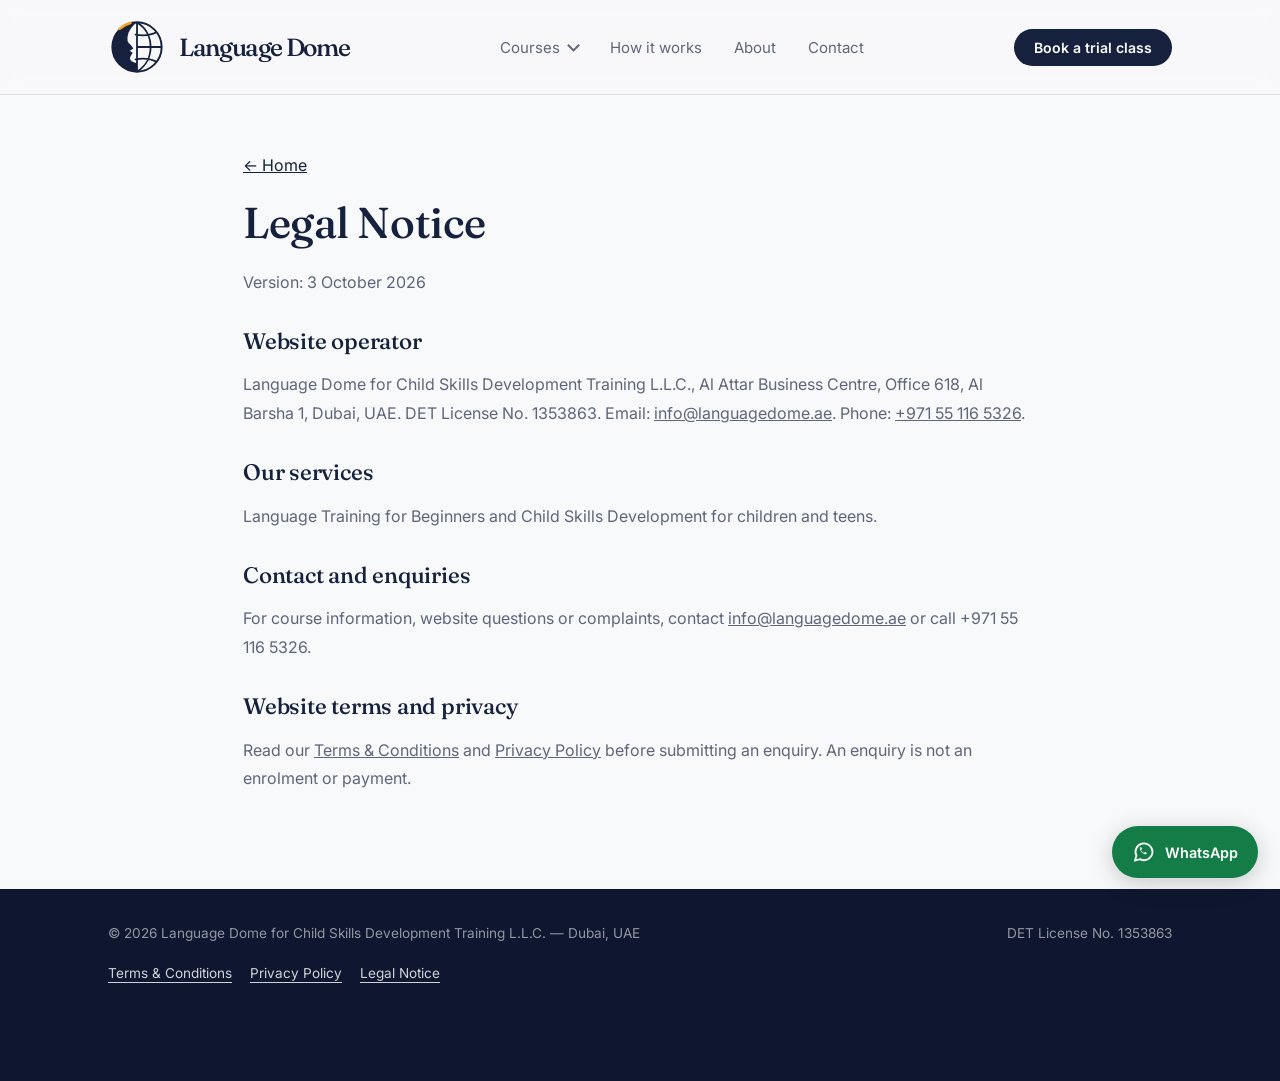
<file: legal.html>
<!DOCTYPE html>
<html lang="en">
<head>
<meta charset="UTF-8">
<meta name="viewport" content="width=device-width, initial-scale=1.0">
<title>Legal Notice — Language Dome</title>
<meta name="description" content="Legal Notice for Language Dome website and course enquiries.">
<link rel="icon" type="image/svg+xml" href="assets/language-dome-mark.svg?v=20261003-orange">
<link rel="preconnect" href="https://fonts.googleapis.com">
<link rel="preconnect" href="https://fonts.gstatic.com" crossorigin>
<link href="https://fonts.googleapis.com/css2?family=Fraunces:ital,opsz,wght@0,9..144,400;0,9..144,500;0,9..144,600;1,9..144,500&family=Inter:wght@400;500;600;700&family=IBM+Plex+Mono:wght@400;500&display=swap" rel="stylesheet">
<link rel="stylesheet" href="styles.css?v=20261007">
</head>
<body>

<header class="site">
  <div class="nav">
    <a class="brand" href="index.html" aria-label="Language Dome home">
      <img class="mark" src="assets/language-dome-mark.svg?v=20261003-orange" width="58" height="58" alt="">
      <span class="brand-text"><span class="brand-name">Language Dome</span></span>
    </a>
    <nav class="links" aria-label="Main navigation">
      <details class="course-menu">
        <summary>Courses</summary>
        <div class="course-dropdown">
          <a href="language-training.html">Language Training</a>
          <a href="child-skills-development.html">Child Skills Development</a>
        </div>
      </details>
      <a href="index.html#formats">How it works</a>
      <a href="index.html#about">About</a>
      <a href="index.html#contact">Contact</a>
    </nav>
    <a class="nav-cta" href="index.html#contact">Book a trial class</a>
  </div>
</header>

<main class="legal-page wrap"><a href="index.html">← Home</a><h1>Legal Notice</h1><p>Version: 3 October 2026</p><h2>Website operator</h2><p>Language Dome for Child Skills Development Training L.L.C., Al Attar Business Centre, Office 618, Al Barsha 1, Dubai, UAE. DET License No. 1353863. Email: <a href="mailto:info@languagedome.ae">info@languagedome.ae</a>. Phone: <a href="tel:+971551165326">+971 55 116 5326</a>.</p><h2>Our services</h2><p>Language Training for Beginners and Child Skills Development for children and teens.</p><h2>Contact and enquiries</h2><p>For course information, website questions or complaints, contact <a href="mailto:info@languagedome.ae">info@languagedome.ae</a> or call +971 55 116 5326.</p><h2>Website terms and privacy</h2><p>Read our <a href="terms.html">Terms &amp; Conditions</a> and <a href="privacy.html">Privacy Policy</a> before submitting an enquiry. An enquiry is not an enrolment or payment.</p></main><footer>
  <div class="wrap">
    <div>© <span id="year"></span> Language Dome for Child Skills Development Training L.L.C. — Dubai, UAE</div>
    <div>DET License No. 1353863</div><nav class="legal-links" aria-label="Legal"><a href="terms.html">Terms &amp; Conditions</a><a href="privacy.html">Privacy Policy</a><a href="legal.html">Legal Notice</a></nav>
  </div>
</footer>

<script>
  document.getElementById('year').textContent = new Date().getFullYear();
</script>

<script src="navigation.js?v=20261007"></script>
<a class="whatsapp-float" href="https://wa.me/971551165326" target="_blank" rel="noopener noreferrer" aria-label="Chat with Language Dome on WhatsApp at +971 55 116 5326"><svg viewBox="0 0 24 24" fill="none" aria-hidden="true"><path d="M20.5 11.6a8.5 8.5 0 0 1-12.6 7.5L3 20.5l1.4-4.8A8.5 8.5 0 1 1 20.5 11.6Z" stroke="currentColor" stroke-width="1.8"/><path d="M8 7.5c-.7 2.8 2.6 6.3 5.5 7l1.5-1.6-2-1-1 1c-1.4-.6-2.4-1.6-3-3l1-1-1-2Z" fill="currentColor"/></svg>WhatsApp</a>
</body>
</html>
</file>
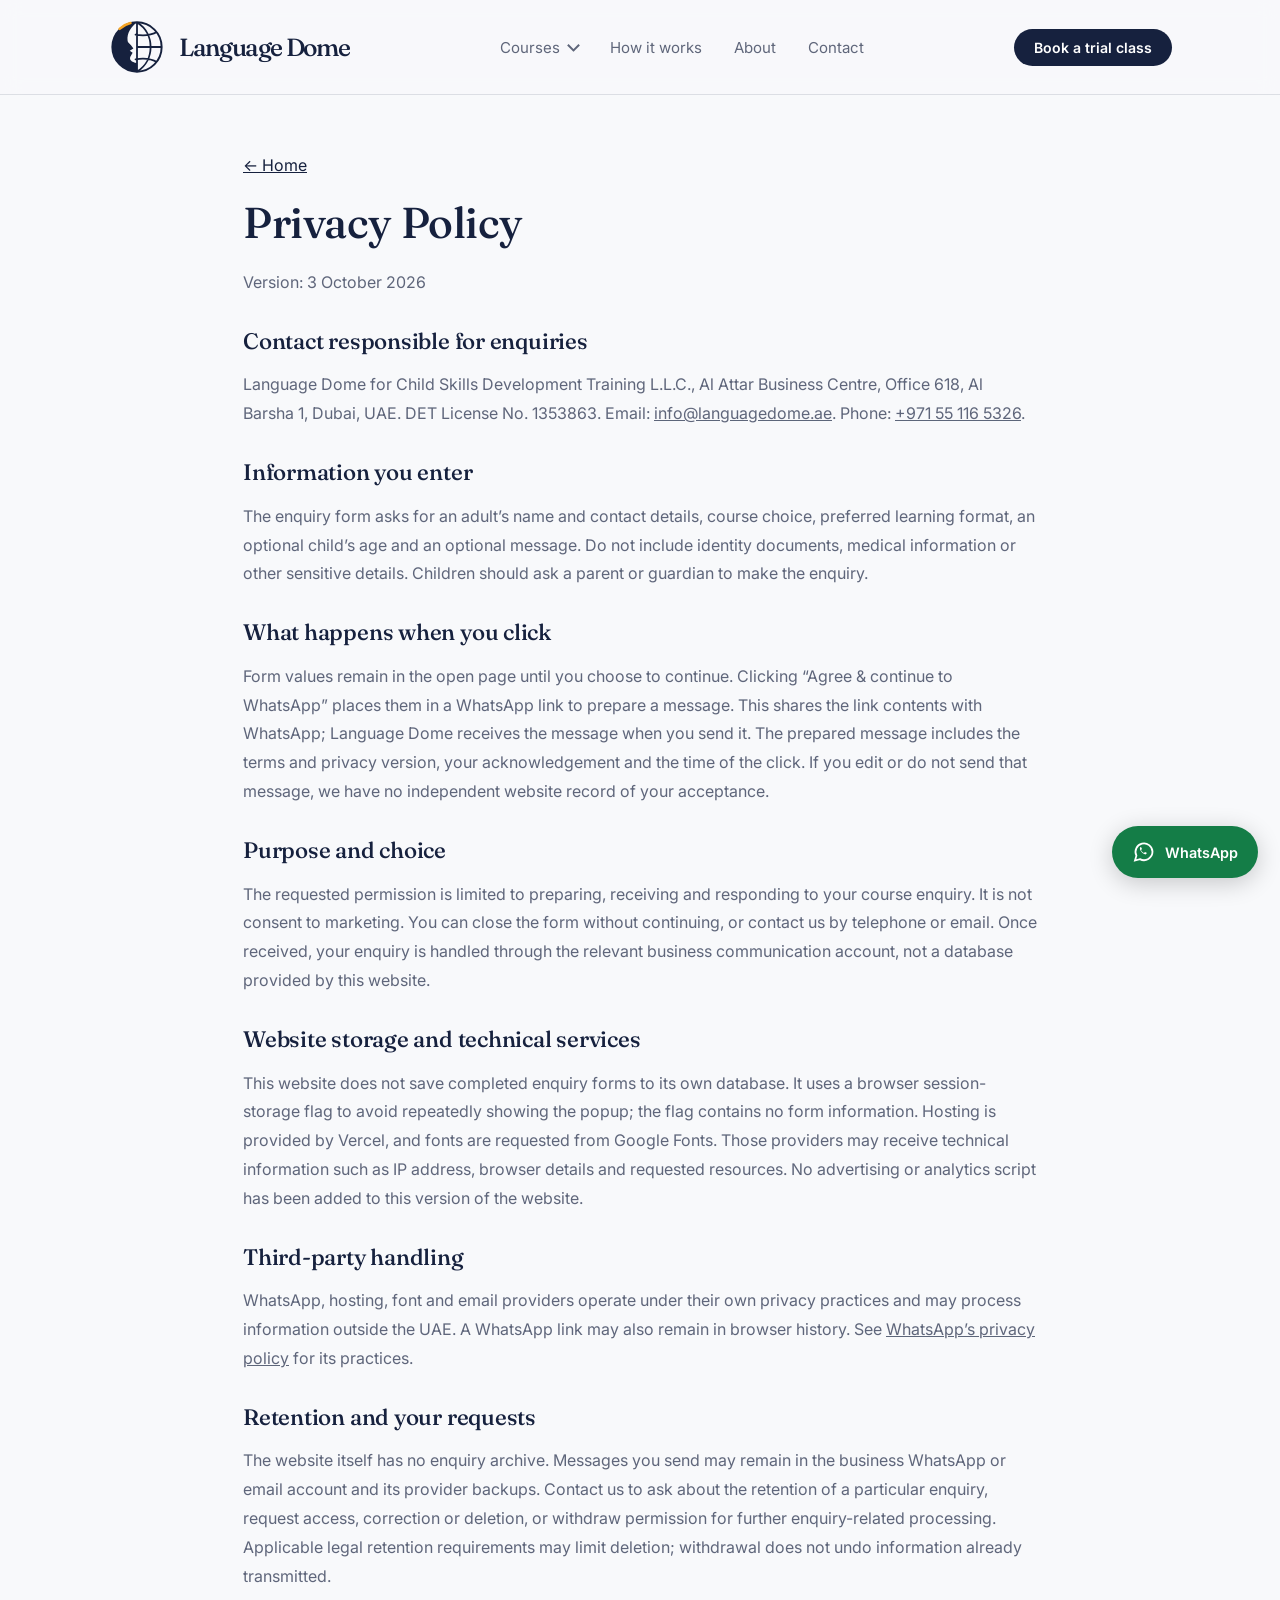
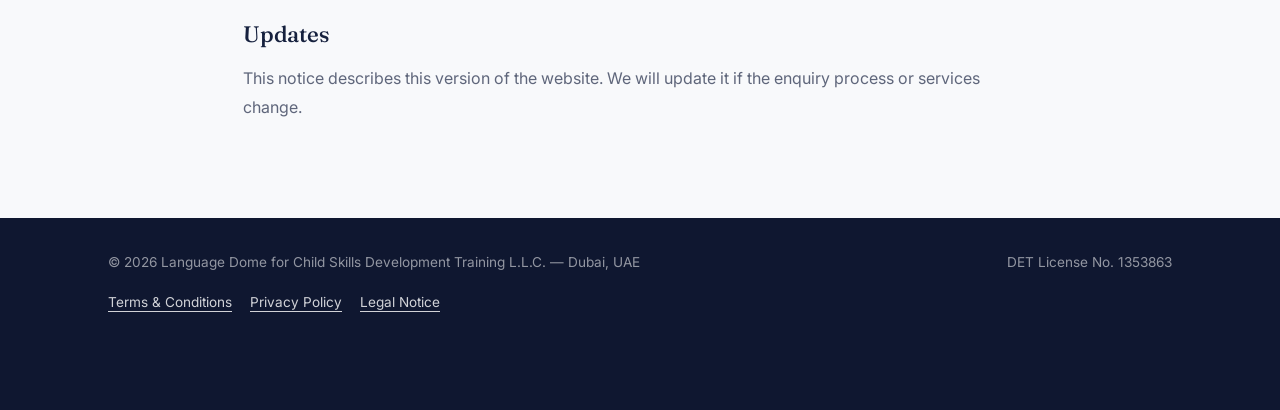
<file: privacy.html>
<!DOCTYPE html>
<html lang="en">
<head>
<meta charset="UTF-8">
<meta name="viewport" content="width=device-width, initial-scale=1.0">
<title>Privacy Policy — Language Dome</title>
<meta name="description" content="Privacy Policy for Language Dome website and course enquiries.">
<link rel="icon" type="image/svg+xml" href="assets/language-dome-mark.svg?v=20261003-orange">
<link rel="preconnect" href="https://fonts.googleapis.com">
<link rel="preconnect" href="https://fonts.gstatic.com" crossorigin>
<link href="https://fonts.googleapis.com/css2?family=Fraunces:ital,opsz,wght@0,9..144,400;0,9..144,500;0,9..144,600;1,9..144,500&family=Inter:wght@400;500;600;700&family=IBM+Plex+Mono:wght@400;500&display=swap" rel="stylesheet">
<link rel="stylesheet" href="styles.css?v=20261007">
</head>
<body>

<header class="site">
  <div class="nav">
    <a class="brand" href="index.html" aria-label="Language Dome home">
      <img class="mark" src="assets/language-dome-mark.svg?v=20261003-orange" width="58" height="58" alt="">
      <span class="brand-text"><span class="brand-name">Language Dome</span></span>
    </a>
    <nav class="links" aria-label="Main navigation">
      <details class="course-menu">
        <summary>Courses</summary>
        <div class="course-dropdown">
          <a href="language-training.html">Language Training</a>
          <a href="child-skills-development.html">Child Skills Development</a>
        </div>
      </details>
      <a href="index.html#formats">How it works</a>
      <a href="index.html#about">About</a>
      <a href="index.html#contact">Contact</a>
    </nav>
    <a class="nav-cta" href="index.html#contact">Book a trial class</a>
  </div>
</header>

<main class="legal-page wrap"><a href="index.html">← Home</a><h1>Privacy Policy</h1><p>Version: 3 October 2026</p><h2>Contact responsible for enquiries</h2><p>Language Dome for Child Skills Development Training L.L.C., Al Attar Business Centre, Office 618, Al Barsha 1, Dubai, UAE. DET License No. 1353863. Email: <a href="mailto:info@languagedome.ae">info@languagedome.ae</a>. Phone: <a href="tel:+971551165326">+971 55 116 5326</a>.</p><h2>Information you enter</h2><p>The enquiry form asks for an adult’s name and contact details, course choice, preferred learning format, an optional child’s age and an optional message. Do not include identity documents, medical information or other sensitive details. Children should ask a parent or guardian to make the enquiry.</p><h2>What happens when you click</h2><p>Form values remain in the open page until you choose to continue. Clicking “Agree &amp; continue to WhatsApp” places them in a WhatsApp link to prepare a message. This shares the link contents with WhatsApp; Language Dome receives the message when you send it. The prepared message includes the terms and privacy version, your acknowledgement and the time of the click. If you edit or do not send that message, we have no independent website record of your acceptance.</p><h2>Purpose and choice</h2><p>The requested permission is limited to preparing, receiving and responding to your course enquiry. It is not consent to marketing. You can close the form without continuing, or contact us by telephone or email. Once received, your enquiry is handled through the relevant business communication account, not a database provided by this website.</p><h2>Website storage and technical services</h2><p>This website does not save completed enquiry forms to its own database. It uses a browser session-storage flag to avoid repeatedly showing the popup; the flag contains no form information. Hosting is provided by Vercel, and fonts are requested from Google Fonts. Those providers may receive technical information such as IP address, browser details and requested resources. No advertising or analytics script has been added to this version of the website.</p><h2>Third-party handling</h2><p>WhatsApp, hosting, font and email providers operate under their own privacy practices and may process information outside the UAE. A WhatsApp link may also remain in browser history. See <a href="https://www.whatsapp.com/legal/privacy-policy" target="_blank" rel="noopener">WhatsApp’s privacy policy</a> for its practices.</p><h2>Retention and your requests</h2><p>The website itself has no enquiry archive. Messages you send may remain in the business WhatsApp or email account and its provider backups. Contact us to ask about the retention of a particular enquiry, request access, correction or deletion, or withdraw permission for further enquiry-related processing. Applicable legal retention requirements may limit deletion; withdrawal does not undo information already transmitted.</p><h2>Updates</h2><p>This notice describes this version of the website. We will update it if the enquiry process or services change.</p></main><footer>
  <div class="wrap">
    <div>© <span id="year"></span> Language Dome for Child Skills Development Training L.L.C. — Dubai, UAE</div>
    <div>DET License No. 1353863</div><nav class="legal-links" aria-label="Legal"><a href="terms.html">Terms &amp; Conditions</a><a href="privacy.html">Privacy Policy</a><a href="legal.html">Legal Notice</a></nav>
  </div>
</footer>

<script>
  document.getElementById('year').textContent = new Date().getFullYear();
</script>

<script src="navigation.js?v=20261007"></script>
<a class="whatsapp-float" href="https://wa.me/971551165326" target="_blank" rel="noopener noreferrer" aria-label="Chat with Language Dome on WhatsApp at +971 55 116 5326"><svg viewBox="0 0 24 24" fill="none" aria-hidden="true"><path d="M20.5 11.6a8.5 8.5 0 0 1-12.6 7.5L3 20.5l1.4-4.8A8.5 8.5 0 1 1 20.5 11.6Z" stroke="currentColor" stroke-width="1.8"/><path d="M8 7.5c-.7 2.8 2.6 6.3 5.5 7l1.5-1.6-2-1-1 1c-1.4-.6-2.4-1.6-3-3l1-1-1-2Z" fill="currentColor"/></svg>WhatsApp</a>
</body>
</html>
</file>
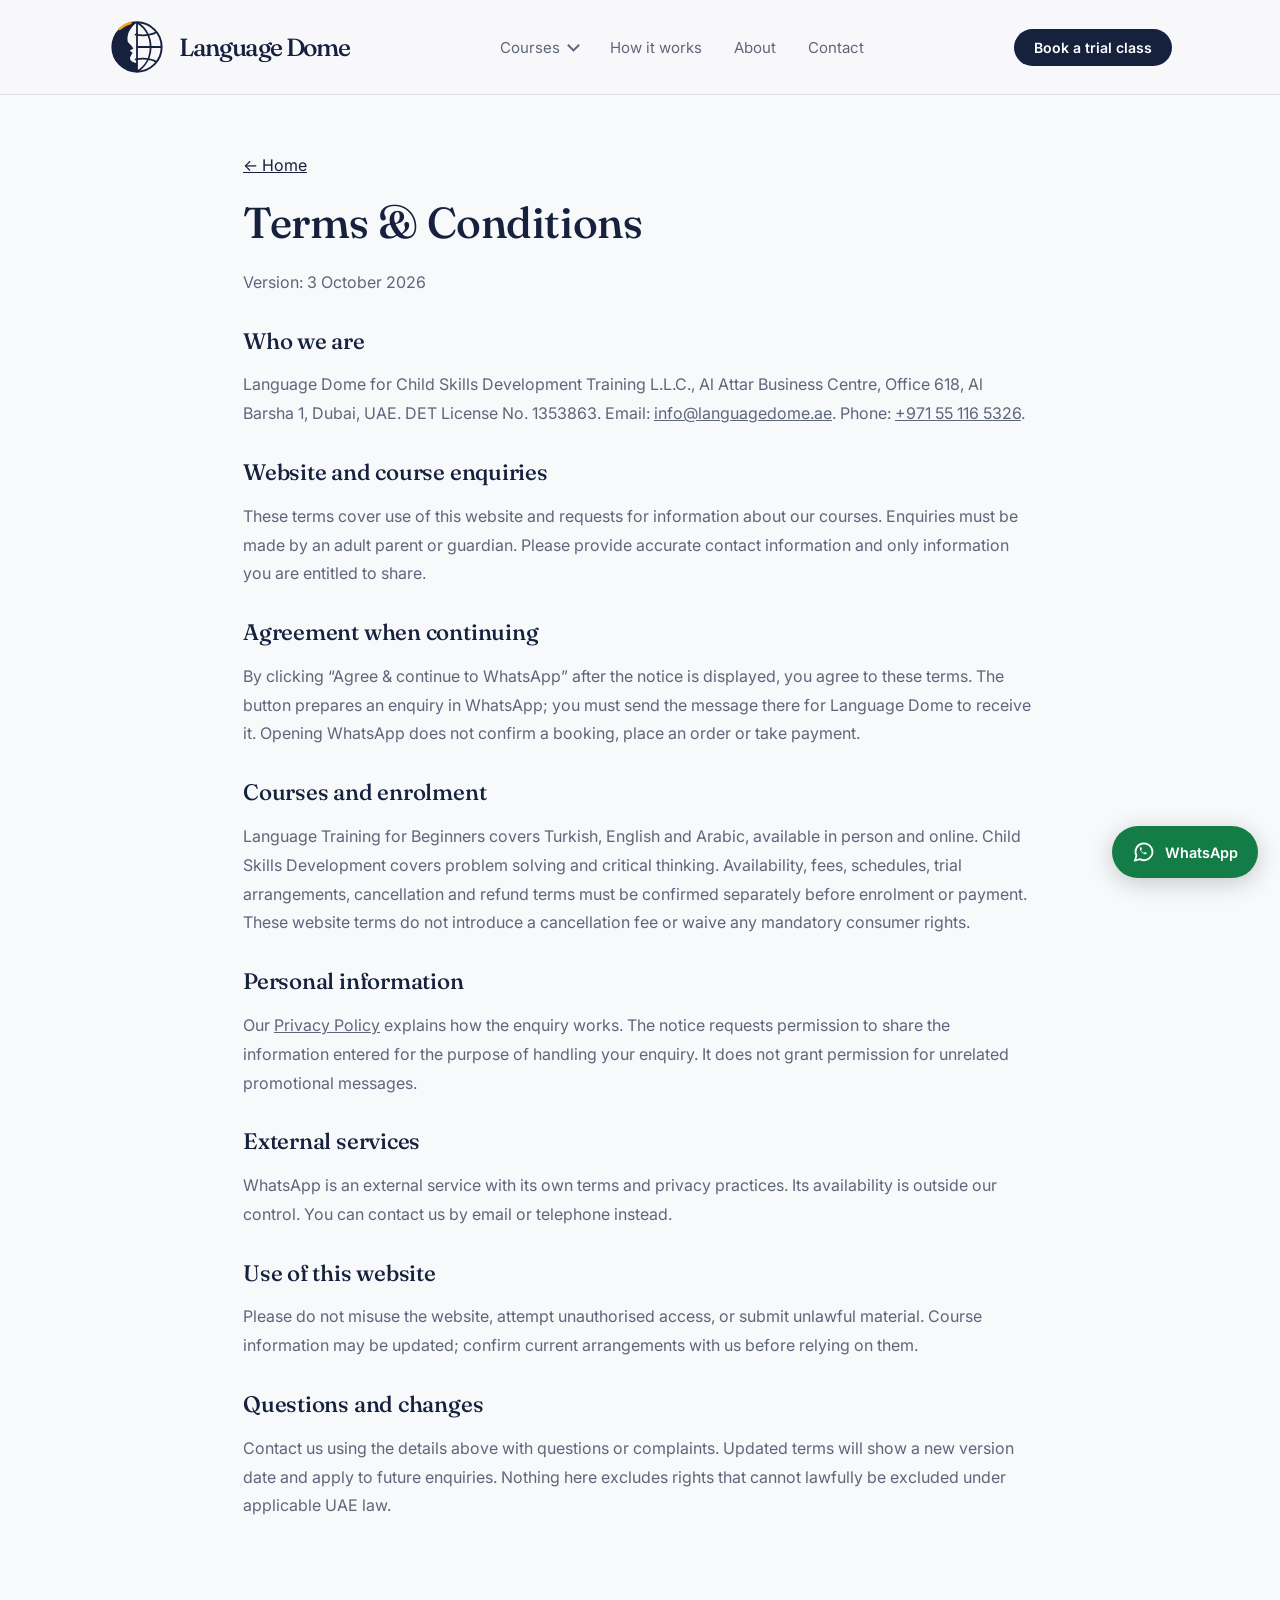
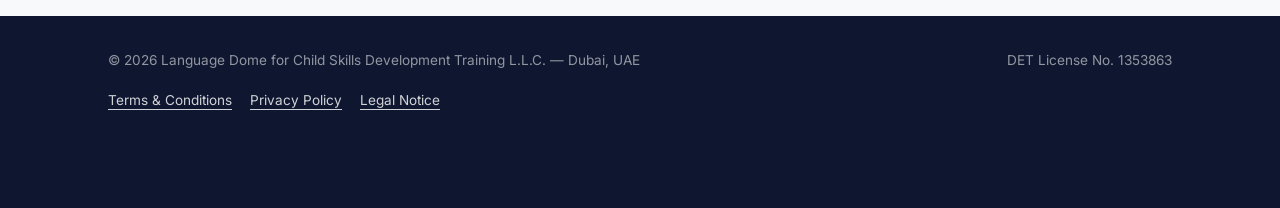
<file: terms.html>
<!DOCTYPE html>
<html lang="en">
<head>
<meta charset="UTF-8">
<meta name="viewport" content="width=device-width, initial-scale=1.0">
<title>Terms & Conditions — Language Dome</title>
<meta name="description" content="Terms & Conditions for Language Dome website and course enquiries.">
<link rel="icon" type="image/svg+xml" href="assets/language-dome-mark.svg?v=20261003-orange">
<link rel="preconnect" href="https://fonts.googleapis.com">
<link rel="preconnect" href="https://fonts.gstatic.com" crossorigin>
<link href="https://fonts.googleapis.com/css2?family=Fraunces:ital,opsz,wght@0,9..144,400;0,9..144,500;0,9..144,600;1,9..144,500&family=Inter:wght@400;500;600;700&family=IBM+Plex+Mono:wght@400;500&display=swap" rel="stylesheet">
<link rel="stylesheet" href="styles.css?v=20261007">
</head>
<body>

<header class="site">
  <div class="nav">
    <a class="brand" href="index.html" aria-label="Language Dome home">
      <img class="mark" src="assets/language-dome-mark.svg?v=20261003-orange" width="58" height="58" alt="">
      <span class="brand-text"><span class="brand-name">Language Dome</span></span>
    </a>
    <nav class="links" aria-label="Main navigation">
      <details class="course-menu">
        <summary>Courses</summary>
        <div class="course-dropdown">
          <a href="language-training.html">Language Training</a>
          <a href="child-skills-development.html">Child Skills Development</a>
        </div>
      </details>
      <a href="index.html#formats">How it works</a>
      <a href="index.html#about">About</a>
      <a href="index.html#contact">Contact</a>
    </nav>
    <a class="nav-cta" href="index.html#contact">Book a trial class</a>
  </div>
</header>

<main class="legal-page wrap"><a href="index.html">← Home</a><h1>Terms & Conditions</h1><p>Version: 3 October 2026</p><h2>Who we are</h2><p>Language Dome for Child Skills Development Training L.L.C., Al Attar Business Centre, Office 618, Al Barsha 1, Dubai, UAE. DET License No. 1353863. Email: <a href="mailto:info@languagedome.ae">info@languagedome.ae</a>. Phone: <a href="tel:+971551165326">+971 55 116 5326</a>.</p><h2>Website and course enquiries</h2><p>These terms cover use of this website and requests for information about our courses. Enquiries must be made by an adult parent or guardian. Please provide accurate contact information and only information you are entitled to share.</p><h2>Agreement when continuing</h2><p>By clicking “Agree &amp; continue to WhatsApp” after the notice is displayed, you agree to these terms. The button prepares an enquiry in WhatsApp; you must send the message there for Language Dome to receive it. Opening WhatsApp does not confirm a booking, place an order or take payment.</p><h2>Courses and enrolment</h2><p>Language Training for Beginners covers Turkish, English and Arabic, available in person and online. Child Skills Development covers problem solving and critical thinking. Availability, fees, schedules, trial arrangements, cancellation and refund terms must be confirmed separately before enrolment or payment. These website terms do not introduce a cancellation fee or waive any mandatory consumer rights.</p><h2>Personal information</h2><p>Our <a href="privacy.html">Privacy Policy</a> explains how the enquiry works. The notice requests permission to share the information entered for the purpose of handling your enquiry. It does not grant permission for unrelated promotional messages.</p><h2>External services</h2><p>WhatsApp is an external service with its own terms and privacy practices. Its availability is outside our control. You can contact us by email or telephone instead.</p><h2>Use of this website</h2><p>Please do not misuse the website, attempt unauthorised access, or submit unlawful material. Course information may be updated; confirm current arrangements with us before relying on them.</p><h2>Questions and changes</h2><p>Contact us using the details above with questions or complaints. Updated terms will show a new version date and apply to future enquiries. Nothing here excludes rights that cannot lawfully be excluded under applicable UAE law.</p></main><footer>
  <div class="wrap">
    <div>© <span id="year"></span> Language Dome for Child Skills Development Training L.L.C. — Dubai, UAE</div>
    <div>DET License No. 1353863</div><nav class="legal-links" aria-label="Legal"><a href="terms.html">Terms &amp; Conditions</a><a href="privacy.html">Privacy Policy</a><a href="legal.html">Legal Notice</a></nav>
  </div>
</footer>

<script>
  document.getElementById('year').textContent = new Date().getFullYear();
</script>

<script src="navigation.js?v=20261007"></script>
<a class="whatsapp-float" href="https://wa.me/971551165326" target="_blank" rel="noopener noreferrer" aria-label="Chat with Language Dome on WhatsApp at +971 55 116 5326"><svg viewBox="0 0 24 24" fill="none" aria-hidden="true"><path d="M20.5 11.6a8.5 8.5 0 0 1-12.6 7.5L3 20.5l1.4-4.8A8.5 8.5 0 1 1 20.5 11.6Z" stroke="currentColor" stroke-width="1.8"/><path d="M8 7.5c-.7 2.8 2.6 6.3 5.5 7l1.5-1.6-2-1-1 1c-1.4-.6-2.4-1.6-3-3l1-1-1-2Z" fill="currentColor"/></svg>WhatsApp</a>
</body>
</html>
</file>
<file: styles.css>
:root{
    --navy:#16213e;
    --navy-2:#1f2d52;
    --mango:#f5a425;
    --turquoise:#2aa8a6;
    --coral:#ef6f6c;
    --sky:#eff3f7;
    --paper:#f8f9fb;
    --ink:#16213e;
    --ink-soft:rgba(22,33,62,0.68);
    --line:rgba(22,33,62,0.12);
    --radius:18px;
    --display:'Fraunces', serif;
    --body:'Inter', system-ui, sans-serif;
    --mono:'IBM Plex Mono', monospace;
  }
  *{box-sizing:border-box;}
  html{scroll-behavior:smooth;}
  body{
    margin:0;
    font-family:var(--body);
    color:var(--ink);
    background:var(--paper);
    -webkit-font-smoothing:antialiased;
  }
  img,svg{display:block;max-width:100%;}
  a{color:inherit;}

  .wrap{max-width:1120px;margin:0 auto;padding:0 28px;}

  /* ---------- NAV ---------- */
  header.site{
    position:sticky; top:0; z-index:50;
    background:rgba(248,249,251,0.86);
    backdrop-filter:blur(10px);
    border-bottom:1px solid var(--line);
  }
  .nav{display:flex;align-items:center;justify-content:space-between;padding:18px 28px;max-width:1120px;margin:0 auto;}
  .brand{display:flex;align-items:center;gap:10px;font-family:var(--display);font-weight:600;font-size:1.15rem;letter-spacing:-0.01em;}
  .brand .mark{width:30px;height:30px;flex:none;}
  nav.links{display:flex;gap:32px;font-size:0.94rem;}
  nav.links a{text-decoration:none;color:var(--ink-soft);transition:color .2s;}
  nav.links a:hover{color:var(--ink);}
  .nav-cta{
    font-family:var(--body); font-weight:600; font-size:0.88rem;
    background:var(--navy); color:#fff; padding:10px 20px; border-radius:999px;
    text-decoration:none; white-space:nowrap;
  }
  .nav-toggle{display:none;}

  /* ---------- HERO ---------- */
  .hero{
    position:relative; overflow:hidden;
    background:radial-gradient(120% 140% at 50% -10%, var(--navy-2) 0%, var(--navy) 55%, #0f1730 100%);
    color:#fff;
    padding:96px 0 64px;
  }
  .hero .wrap{position:relative; z-index:2; display:grid; grid-template-columns:1.05fr 0.95fr; gap:48px; align-items:center;}
  .eyebrow{
    font-family:var(--mono); font-size:0.75rem; letter-spacing:.14em; text-transform:uppercase;
    color:var(--mango); display:flex; align-items:center; gap:10px; margin-bottom:22px;
  }
  .eyebrow::before{content:"";width:22px;height:1px;background:var(--mango);display:inline-block;}
  h1{
    font-family:var(--display); font-weight:500; font-size:clamp(2.3rem, 4.4vw, 3.6rem);
    line-height:1.06; letter-spacing:-0.01em; margin:0 0 22px;
  }
  h1 em{font-style:italic; color:var(--mango); font-weight:500;}
  .hero p.lead{font-size:1.08rem; line-height:1.65; color:rgba(255,255,255,0.78); max-width:46ch; margin:0 0 34px;}
  .hero-ctas{display:flex; gap:14px; flex-wrap:wrap;}
  .btn{
    font-family:var(--body); font-weight:600; font-size:0.94rem;
    padding:14px 26px; border-radius:999px; text-decoration:none; display:inline-flex; align-items:center; gap:8px;
    transition:transform .18s ease, box-shadow .18s ease;
  }
  .btn-primary{background:var(--mango); color:var(--navy);}
  .btn-primary:hover{transform:translateY(-2px); box-shadow:0 10px 24px rgba(245,164,37,0.35);}
  .btn-ghost{border:1px solid rgba(255,255,255,0.35); color:#fff;}
  .btn-ghost:hover{background:rgba(255,255,255,0.08);}

  .stats{display:flex; gap:34px; margin-top:44px; flex-wrap:wrap;}
  .stat b{font-family:var(--display); font-size:1.5rem; display:block; font-weight:600;}
  .stat span{font-size:0.78rem; color:rgba(255,255,255,0.6); font-family:var(--mono); letter-spacing:.03em;}

  /* ---------- ORBIT SIGNATURE (grand dome) ---------- */
  .orbit-stage{
    position:relative; aspect-ratio:1/1; max-width:520px; margin:0 auto; width:100%;
  }
  .stage-glow{
    position:absolute; inset:-10%; border-radius:50%;
    background:radial-gradient(circle at 50% 50%, rgba(245,164,37,0.22), rgba(245,164,37,0) 62%);
    filter:blur(2px);
  }
  .dome-illustration{
    position:absolute; left:50%; top:50%; transform:translate(-50%,-50%);
    width:58%; display:flex; flex-direction:column; align-items:center;
  }
  .floor-glow{
    width:120%; height:22px; margin-top:-6px;
    background:radial-gradient(ellipse at center, rgba(245,164,37,0.45), rgba(245,164,37,0) 72%);
    filter:blur(4px);
  }
  .finial{
    width:3px; height:28px; background:linear-gradient(#ffe3ab, var(--mango));
    box-shadow:0 0 14px rgba(245,164,37,0.7);
  }
  .finial-ball{
    width:12px; height:12px; border-radius:50%;
    background:radial-gradient(circle at 35% 30%, #ffe9c2, var(--mango) 60%, #b97613 100%);
    box-shadow:0 0 18px rgba(245,164,37,0.8);
    margin-bottom:-2px;
  }
  .dome-cap{
    width:100%; aspect-ratio:2/1.15;
    border-radius:50% 50% 0 0 / 100% 100% 0 0;
    background:
      repeating-conic-gradient(from 180deg at 50% 100%,
        #ffcf6b 0deg 3.2deg, #f5a425 3.2deg 8deg, #d9891f 8deg 9.5deg,
        #f5a425 9.5deg 14.4deg, #ffcf6b 14.4deg 16deg
      );
    box-shadow:
      0 -18px 50px rgba(245,164,37,0.4),
      inset 0 18px 34px rgba(255,255,255,0.28),
      inset 0 -10px 24px rgba(90,54,4,0.35);
    position:relative;
  }
  .dome-cap::after{
    content:""; position:absolute; inset:0; border-radius:inherit;
    background:radial-gradient(ellipse at 50% 0%, rgba(255,255,255,0.35), rgba(255,255,255,0) 55%);
    mix-blend-mode:overlay;
  }
  .dome-drum{
    width:112%; aspect-ratio:5.5/1;
    background:linear-gradient(180deg, #24345f, #16213e);
    border-top:2px solid rgba(245,164,37,0.55);
    box-shadow:0 22px 40px rgba(0,0,0,0.4);
    display:flex; align-items:center; justify-content:space-evenly;
    padding:0 6%;
  }
  .drum-arch{
    width:13%; height:62%; border-radius:50% 50% 0 0;
    background:rgba(245,164,37,0.16); border:1px solid rgba(245,164,37,0.35); border-bottom:none;
  }
  .dome-base{
    width:128%; aspect-ratio:21/1;
    background:linear-gradient(180deg, #0f1730, #0a0f22);
    border-radius:3px; box-shadow:0 10px 24px rgba(0,0,0,0.5);
  }
  .ring{position:absolute; border:1px dashed rgba(245,164,37,0.22); border-radius:50%;}
  .ring.r1{inset:10%;}
  .ring.r2{inset:-2%;}
  .orbiter{
    position:absolute; width:100%; height:100%; top:0; left:0;
    animation:spin var(--dur,26s) linear infinite;
  }
  .orbiter.reverse{animation-direction:reverse;}
  @keyframes spin{from{transform:rotate(0deg);} to{transform:rotate(360deg);}}
  .letter{
    position:absolute; width:52px; height:52px; border-radius:50%;
    display:flex; align-items:center; justify-content:center;
    font-family:var(--display); font-weight:600; font-size:1.3rem;
    color:var(--navy); box-shadow:0 10px 24px rgba(0,0,0,0.4), 0 0 0 1px rgba(255,255,255,0.15);
  }
  .letter span{animation:counterspin var(--dur,26s) linear infinite; animation-direction:reverse;}
  .orbiter.reverse .letter span{animation-direction:normal;}
  @keyframes counterspin{from{transform:rotate(0deg);} to{transform:rotate(360deg);}}
  .l1{background:var(--mango); top:-2%; left:50%; transform:translate(-50%,0);}
  .l2{background:var(--turquoise); color:#fff; top:50%; right:-2%; transform:translate(0,-50%);}
  .l3{background:var(--coral); color:#fff; bottom:-2%; left:22%;}
  .l4{background:#fff; top:18%; left:-4%;}
  .sparkle{position:absolute; border-radius:50%; background:#fff; opacity:.6; animation:twinkle 3.4s ease-in-out infinite;}
  @keyframes twinkle{0%,100%{opacity:.15; transform:scale(0.8);} 50%{opacity:.9; transform:scale(1.15);}}
  @media (prefers-reduced-motion: reduce){
    .orbiter, .letter span, .sparkle{animation:none;}
  }

  /* ---------- SECTION HEADERS ---------- */
  section{padding:96px 0;}
  .section-head{max-width:640px; margin:0 0 56px;}
  .section-head .eyebrow{color:var(--turquoise);}
  .section-head .eyebrow::before{background:var(--turquoise);}
  h2{font-family:var(--display); font-weight:500; font-size:clamp(1.8rem,3vw,2.5rem); letter-spacing:-0.01em; margin:0 0 14px; line-height:1.15;}
  .section-head p{color:var(--ink-soft); font-size:1.02rem; line-height:1.6; margin:0;}

  /* ---------- PROGRAMS ---------- */
  .programs{background:var(--sky);}
  .card-grid{display:grid; grid-template-columns:repeat(3,1fr); gap:24px;}
  .p-card{
    background:#fff; border-radius:var(--radius); padding:32px 28px; border:1px solid var(--line);
    display:flex; flex-direction:column; gap:16px;
  }
  .p-card .num{font-family:var(--mono); font-size:0.75rem; color:var(--ink-soft);}
  .p-card .icon{width:46px;height:46px;border-radius:12px;display:flex;align-items:center;justify-content:center;}
  .p-card:nth-child(1) .icon{background:rgba(245,164,37,0.15);}
  .p-card:nth-child(2) .icon{background:rgba(42,168,166,0.15);}
  .p-card:nth-child(3) .icon{background:rgba(239,111,108,0.15);}
  .p-card h3{font-family:var(--display); font-weight:600; font-size:1.28rem; margin:0;}
  .p-card p{margin:0; color:var(--ink-soft); line-height:1.6; font-size:0.96rem;}
  .p-card ul{margin:0; padding:0; list-style:none; display:flex; flex-direction:column; gap:8px;}
  .p-card li{font-size:0.9rem; color:var(--ink); display:flex; gap:8px; align-items:baseline;}
  .p-card li::before{content:"—"; color:var(--ink-soft); flex:none;}

  /* ---------- BENEFITS / MARKETING ---------- */
  .benefits{background:#fff;}
  .benefit-grid{display:grid; grid-template-columns:repeat(3,1fr); gap:22px;}
  .b-card{
    border:1px solid var(--line); border-radius:16px; padding:26px 24px;
    display:flex; flex-direction:column; gap:12px; transition:transform .18s ease, box-shadow .18s ease, border-color .18s ease;
  }
  .b-card:hover{transform:translateY(-3px); box-shadow:0 16px 34px rgba(22,33,62,0.08); border-color:transparent;}
  .b-icon{width:42px;height:42px;border-radius:11px;display:flex;align-items:center;justify-content:center;}
  .b-card h4{margin:0; font-family:var(--display); font-weight:600; font-size:1.06rem;}
  .b-card p{margin:0; color:var(--ink-soft); font-size:0.92rem; line-height:1.6;}

  /* ---------- FORMATS ---------- */
  .formats .wrap{display:grid; grid-template-columns:0.9fr 1.1fr; gap:56px; align-items:center;}
  .format-list{display:flex; flex-direction:column;}
  .format-row{display:flex; gap:20px; padding:22px 0; border-top:1px solid var(--line);}
  .format-row:last-child{border-bottom:1px solid var(--line);}
  .format-row .tag{
    font-family:var(--mono); font-size:0.72rem; letter-spacing:.06em; text-transform:uppercase;
    color:var(--turquoise); flex:none; width:120px; padding-top:3px;
  }
  .format-row h4{margin:0 0 6px; font-family:var(--display); font-weight:600; font-size:1.08rem;}
  .format-row p{margin:0; color:var(--ink-soft); font-size:0.92rem; line-height:1.6;}
  .audience-card{
    background:var(--navy); color:#fff; border-radius:var(--radius); padding:40px;
  }
  .audience-card .eyebrow{color:var(--mango);}
  .audience-card .eyebrow::before{background:var(--mango);}
  .audience-card h3{font-family:var(--display); font-weight:600; font-size:1.5rem; margin:14px 0 18px;}
  .audience-card p{color:rgba(255,255,255,0.72); line-height:1.65; margin:0 0 22px; font-size:0.96rem;}
  .chip-row{display:flex; flex-wrap:wrap; gap:10px;}
  .chip{
    font-family:var(--mono); font-size:0.76rem; padding:8px 14px; border-radius:999px;
    border:1px solid rgba(255,255,255,0.24); color:rgba(255,255,255,0.85);
  }

  /* ---------- CREDENTIALS ---------- */
  .credentials{background:var(--sky);}
  .cred-grid{display:grid; grid-template-columns:repeat(3,1fr); gap:20px;}
  .cred-item{background:#fff; border:1px solid var(--line); border-radius:14px; padding:22px 20px;}
  .cred-item .k{font-family:var(--mono); font-size:0.72rem; text-transform:uppercase; letter-spacing:.06em; color:var(--ink-soft); margin-bottom:8px;}
  .cred-item .v{font-family:var(--display); font-weight:600; font-size:1.15rem;}

  /* ---------- CONTACT ---------- */
  .contact{background:var(--navy); color:#fff;}
  .contact .wrap{display:grid; grid-template-columns:1fr 1fr; gap:56px; align-items:start;}
  .contact h2{color:#fff;}
  .contact .section-head p{color:rgba(255,255,255,0.7);}
  .contact-details{display:flex; flex-direction:column; gap:22px;}
  .cd-row{display:flex; gap:16px; align-items:flex-start; padding:20px 0; border-top:1px solid rgba(255,255,255,0.14);}
  .cd-row .k{font-family:var(--mono); font-size:0.72rem; text-transform:uppercase; letter-spacing:.06em; color:var(--mango); width:110px; flex:none; padding-top:3px;}
  .cd-row .v a{color:#fff; text-decoration:none; border-bottom:1px solid rgba(255,255,255,0.3);}
  form.enroll{display:flex; flex-direction:column; gap:14px; background:rgba(255,255,255,0.05); padding:32px; border-radius:var(--radius); border:1px solid rgba(255,255,255,0.14);}
  form.enroll label{font-family:var(--mono); font-size:0.72rem; text-transform:uppercase; letter-spacing:.06em; color:rgba(255,255,255,0.6);}
  form.enroll input, form.enroll select, form.enroll textarea{
    width:100%; padding:12px 14px; border-radius:10px; border:1px solid rgba(255,255,255,0.2);
    background:rgba(255,255,255,0.06); color:#fff; font-family:var(--body); font-size:0.95rem;
  }
  form.enroll input::placeholder, form.enroll textarea::placeholder{color:rgba(255,255,255,0.35);}
  form.enroll button{margin-top:6px;}

  /* ---------- FOOTER ---------- */
  footer{padding:36px 0; background:#0f1730; color:rgba(255,255,255,0.55); font-size:0.85rem;}
  footer .wrap{display:flex; justify-content:space-between; align-items:center; flex-wrap:wrap; gap:12px;}

  @media (max-width:860px){
    .hero .wrap{grid-template-columns:1fr;}
    .orbit-stage{margin-top:20px; max-width:380px;}
    .card-grid{grid-template-columns:1fr;}
    .benefit-grid{grid-template-columns:repeat(2,1fr);}
    .formats .wrap{grid-template-columns:1fr;}
    .cred-grid{grid-template-columns:repeat(2,1fr);}
    .contact .wrap{grid-template-columns:1fr;}
    nav.links{display:none;}
  }

  @media (max-width:640px){
    .wrap{padding:0 18px;}
    .nav{padding:14px 18px;}
    .brand{font-size:1.02rem; gap:8px;}
    .brand .mark{width:26px; height:26px;}
    .nav-cta{padding:9px 15px; font-size:0.82rem;}
    section{padding:60px 0;}
    .hero{padding:52px 0 40px;}
    h1{font-size:clamp(1.9rem, 8vw, 2.3rem);}
    .hero p.lead{font-size:0.98rem;}
    .hero-ctas .btn{padding:12px 20px; font-size:0.88rem;}
    .stats{gap:20px 28px; margin-top:32px;}
    .stat b{font-size:1.2rem;}
    .orbit-stage{max-width:280px;}
    .letter{width:38px; height:38px; font-size:1rem;}
    .section-head{margin-bottom:38px;}
    .benefit-grid{grid-template-columns:1fr;}
    .format-row{flex-direction:column; gap:6px; padding:18px 0;}
    .format-row .tag{width:auto;}
    .audience-card{padding:28px 24px;}
    .cred-grid{grid-template-columns:1fr;}
    form.enroll{padding:22px;}
    .cd-row{flex-direction:column; gap:4px;}
    .cd-row .k{width:auto;}
    footer .wrap{flex-direction:column; text-align:center;}
  }

  section[id], [id="languages"], [id="about"]{scroll-margin-top:100px}
  .hero-purpose{font-size:1rem;line-height:1.65;color:#ffe0ac;margin:-12px 0 28px;max-width:48ch}
  .hero-photo,.skills-photo{margin:0;overflow:hidden;border-radius:22px}
  .hero-photo{position:relative;box-shadow:0 24px 60px #0004;transform:rotate(2deg)}
  .hero-photo img{width:100%;height:480px;object-fit:cover}
  .hero-photo figcaption{position:absolute;bottom:0;left:0;right:0;padding:56px 26px 28px;background:linear-gradient(transparent,#0f1730ed)}
  .hero-photo figcaption span{display:block;font:10px var(--mono);letter-spacing:.1em;color:#ffcf6b;margin-bottom:12px}
  .hero-photo figcaption strong{font:26px var(--display)}
  .offering-grid{display:grid;grid-template-columns:1fr 1fr;gap:24px}
  .offering{display:block;text-decoration:none;background:var(--navy);color:white;padding:32px;border-radius:18px}
  .offering:nth-child(2){background:#166c6b}
  .offering .num{font:11px var(--mono);letter-spacing:.08em;color:#ffdfaa}
  .offering h3{font:500 28px var(--display);margin:18px 0 12px}
  .offering p{line-height:1.7;color:#ffffffe0}
  .text-link{font-weight:600;font-size:.88rem;text-underline-offset:4px}
  .course-heading{margin:72px 0 32px}.course-heading p,.skills-grid p{color:var(--ink-soft);line-height:1.7}
  .p-card .course-value{border-top:1px solid var(--line);padding-top:16px;font-size:.86rem;color:#166c6b;margin-top:auto}
  .skills-section{background:#fff}.skills-grid{display:grid;grid-template-columns:1fr 1fr;gap:56px;align-items:center}
  .skills-photo img{width:100%;height:530px;object-fit:cover}.skills-grid h3{font:600 22px var(--display);margin:0}
  .form-note{font-size:.8rem;line-height:1.6;color:#ffffffb8;margin:0}
  select option,select optgroup{color:var(--navy);background:white}
  :focus-visible{outline:3px solid var(--mango);outline-offset:5px}
  @media(max-width:860px){.offering-grid,.skills-grid{grid-template-columns:1fr}.hero-photo{transform:none}.hero-photo img{height:380px}.skills-photo img{height:380px}.nav{flex-wrap:wrap;gap:14px}nav.links{display:flex;order:3;width:100%;justify-content:space-between;gap:12px;font-size:.82rem}.hero{padding-top:48px}}
  @media(prefers-reduced-motion:reduce){html{scroll-behavior:auto}}


.brand{text-decoration:none}
.course-menu{position:relative}
.course-menu summary{cursor:pointer;list-style:none;color:var(--ink-soft);display:flex;align-items:center;gap:9px}
.course-menu summary::-webkit-details-marker{display:none}
.course-menu summary::after{content:"";width:7px;height:7px;border-right:2px solid currentColor;border-bottom:2px solid currentColor;transform:rotate(45deg);margin-top:-4px}
.course-menu[open] summary{color:#166c6b}
.course-menu[open] summary::after{transform:rotate(225deg);margin-top:4px}
.course-dropdown{position:absolute;top:calc(100% + 20px);left:-22px;width:310px;background:white;border-top:3px solid var(--turquoise);box-shadow:0 14px 36px #16213e20;padding:10px 0;border-radius:0 0 12px 12px;z-index:60}
nav.links .course-dropdown a{display:block;padding:18px 22px;color:var(--navy);line-height:1.4}
nav.links .course-dropdown a:hover,nav.links .course-dropdown a[aria-current="page"]{background:var(--sky);color:#166c6b}
.breadcrumb{font-size:.86rem;color:#ffffffb8;margin-bottom:24px}
.breadcrumb a{text-underline-offset:4px}
.related-courses{background:var(--sky)}
@media(max-width:640px){.course-dropdown{left:0;width:min(290px,calc(100vw - 36px));top:calc(100% + 15px)}section[id],[id="languages"],[id="about"]{scroll-margin-top:145px}}

.brand-text{display:flex;flex-direction:column;gap:4px}
.brand-tagline{font-family:var(--body);font-size:0.65rem;font-weight:500;line-height:1.35;letter-spacing:0;color:var(--ink-soft)}
@media(max-width:640px){.brand-tagline{font-size:0.6rem}}

/* Separate learning photographs, with the full scene visible. */
.learning-photos{display:grid;gap:18px;min-width:0;width:100%;max-width:540px;margin-inline:auto}
.learning-photos figure{margin:0;overflow:hidden;border-radius:18px;border:1px solid rgba(255,255,255,.18);box-shadow:0 12px 32px rgba(15,23,48,.16)}
.learning-photos img{display:block;width:100%;height:auto;aspect-ratio:3/2;object-fit:contain}
@media(min-width:641px) and (max-width:860px){.learning-photos{grid-template-columns:1fr 1fr;max-width:none;gap:16px}}

.whatsapp-float{position:fixed;right:22px;bottom:22px;z-index:70;display:flex;align-items:center;gap:9px;padding:14px 20px;border-radius:999px;background:#147d47;color:white;font-weight:600;text-decoration:none;box-shadow:0 5px 24px #0003;font-size:.9rem}
.whatsapp-float svg{width:24px;height:24px}.whatsapp-float:hover,.whatsapp-submit:hover{background:#10683b}
.enquiry-dialog{border:0;border-radius:22px;padding:32px;width:min(540px,calc(100% - 28px));max-height:calc(100dvh - 32px);overflow:auto;color:var(--navy);background:var(--paper);box-shadow:0 24px 100px #0005}
.enquiry-dialog::backdrop{background:#0f1730b8;backdrop-filter:blur(4px)}
.enquiry-dialog h2{font-size:2rem;padding-right:18px}.enquiry-dialog>p{color:var(--ink-soft);line-height:1.6}
.dialog-close{position:absolute;right:12px;top:10px;min-width:44px;min-height:44px;border:0;background:transparent;font-size:30px;cursor:pointer;color:var(--navy)}
.popup-form{display:grid;gap:10px}.popup-form label{font-size:.82rem;font-weight:600;display:block}.popup-form input,.popup-form select,.popup-form textarea{width:100%;padding:11px 12px;border:1px solid #c7ced8;border-radius:9px;background:white;color:var(--navy);font:inherit;font-size:.94rem}.popup-form select:disabled{opacity:.5}
.enquiry-columns{display:grid;grid-template-columns:1.5fr 1fr;gap:14px}.enquiry-columns label{margin-bottom:10px}
.enquiry-notice{font-size:.75rem;line-height:1.55;color:var(--ink-soft);margin:5px 0}
.whatsapp-submit{background:#147d47;color:white;border:0;justify-content:center;cursor:pointer}.enquiry-open{overflow:hidden}
footer{padding-bottom:100px}.photo-note{font-size:.68rem;line-height:1.5;opacity:.65;margin:4px 0}
@media(max-width:640px){.whatsapp-float{right:14px;bottom:14px;padding:12px 16px}.enquiry-dialog{padding:26px 20px}.enquiry-columns{grid-template-columns:1fr}.enquiry-dialog h2{font-size:1.65rem}}

.learning-photos .photo-note{grid-column:1 / -1}

.teaching-photo{margin:0;overflow:hidden;border-radius:20px;box-shadow:0 12px 32px #0f173026}.teaching-photo img{display:block;width:100%;height:auto;aspect-ratio:3/2;object-fit:contain}.related-with-photo{display:grid;grid-template-columns:1fr 1fr;align-items:center;gap:48px}@media(max-width:860px){.related-with-photo{grid-template-columns:1fr;gap:28px}}

.legal-links{display:flex;flex-wrap:wrap;gap:18px;width:100%;margin-top:12px}.legal-links a{color:#ffffffce;text-underline-offset:4px}.consent-notice{font-size:.8rem;line-height:1.65;margin:8px 0}.consent-notice a{text-decoration:underline;text-underline-offset:3px;font-weight:600}.legal-page{max-width:850px;padding-top:60px;padding-bottom:80px}.legal-page h1{font-size:2.7rem;margin-top:25px}.legal-page h2{font-size:1.4rem;margin-top:32px}.legal-page p{line-height:1.8;color:var(--ink-soft)}

.language-jumps{display:flex;flex-wrap:wrap;gap:10px;margin:28px 0}.language-jumps a{padding:10px 17px;border:1px solid var(--line);border-radius:999px;background:white;text-decoration:none;font-size:.9rem}.language-jumps a:hover{background:var(--navy);color:white}
.course-intro{max-width:760px;margin:32px 0 42px}.course-intro h3,.language-detail h3,.language-formats h3{font:600 1.2rem var(--display)}.course-intro p,.language-detail p,.language-formats p,.course-faq p{line-height:1.75;color:var(--ink-soft)}
.language-detail{background:white;border:1px solid var(--line);border-radius:22px;padding:40px;margin-top:30px;scroll-margin-top:150px}.course-subtitle{font:500 1.4rem var(--display);margin:0 0 18px}.course-description{max-width:76ch}.learning-topics{display:grid;grid-template-columns:1fr 1fr;gap:22px;margin:22px 0}.learning-topics>div{padding:22px;background:var(--paper);border-radius:14px}.learning-topics h4{font-size:1rem;margin:0 0 8px}.learning-topics p{margin:0}.course-context{display:grid;grid-template-columns:1fr 1fr;gap:32px;border-top:1px solid var(--line);padding-top:20px;margin-top:26px}.language-detail .course-purpose{color:#166c6b;font-weight:600}.course-bottom{display:flex;align-items:center;justify-content:space-between;gap:20px;border-top:1px solid var(--line);padding-top:20px;margin-top:16px}.course-bottom p{font-size:.88rem}.course-faq{background:white}.course-faq details{border-bottom:1px solid var(--line);padding:22px 0}.course-faq summary{cursor:pointer;font-weight:600;line-height:1.6}.course-faq details p{max-width:80ch;margin-bottom:0}
@media(max-width:640px){.language-detail{padding:25px 20px}.learning-topics,.course-context{grid-template-columns:1fr;gap:14px}.course-bottom{align-items:flex-start;flex-direction:column;gap:8px}.language-jumps a{font-size:.82rem}}

/* Refined globe/profile identity. */
.brand{gap:13px;flex:none}.brand .mark{width:58px;height:58px}.brand-text{gap:7px}.brand-name{font-family:var(--display);font-weight:500;font-size:1.55rem;line-height:1;letter-spacing:-.055em;color:var(--navy)}.brand-tagline{display:flex;align-items:center;gap:7px;font-size:.59rem;letter-spacing:.015em;color:#526079;white-space:nowrap}.brand-tagline::before{content:"";display:block;width:17px;height:1.5px;background:#f5a425;flex:none}.nav{gap:24px}.nav.links{gap:24px}
@media(max-width:1000px) and (min-width:861px){nav.links{gap:18px;font-size:.86rem}.nav{gap:18px}.nav-cta{padding:10px 15px}}
@media(max-width:640px){.brand{gap:9px}.brand .mark{width:45px;height:45px}.brand-name{font-size:1.32rem}.brand-tagline{font-size:.51rem;gap:5px}.brand-tagline::before{width:12px}.brand-text{gap:6px}.nav{gap:14px}}

/* Wordmark without subtitle. */
.brand-text{justify-content:center;gap:0}
</file>
